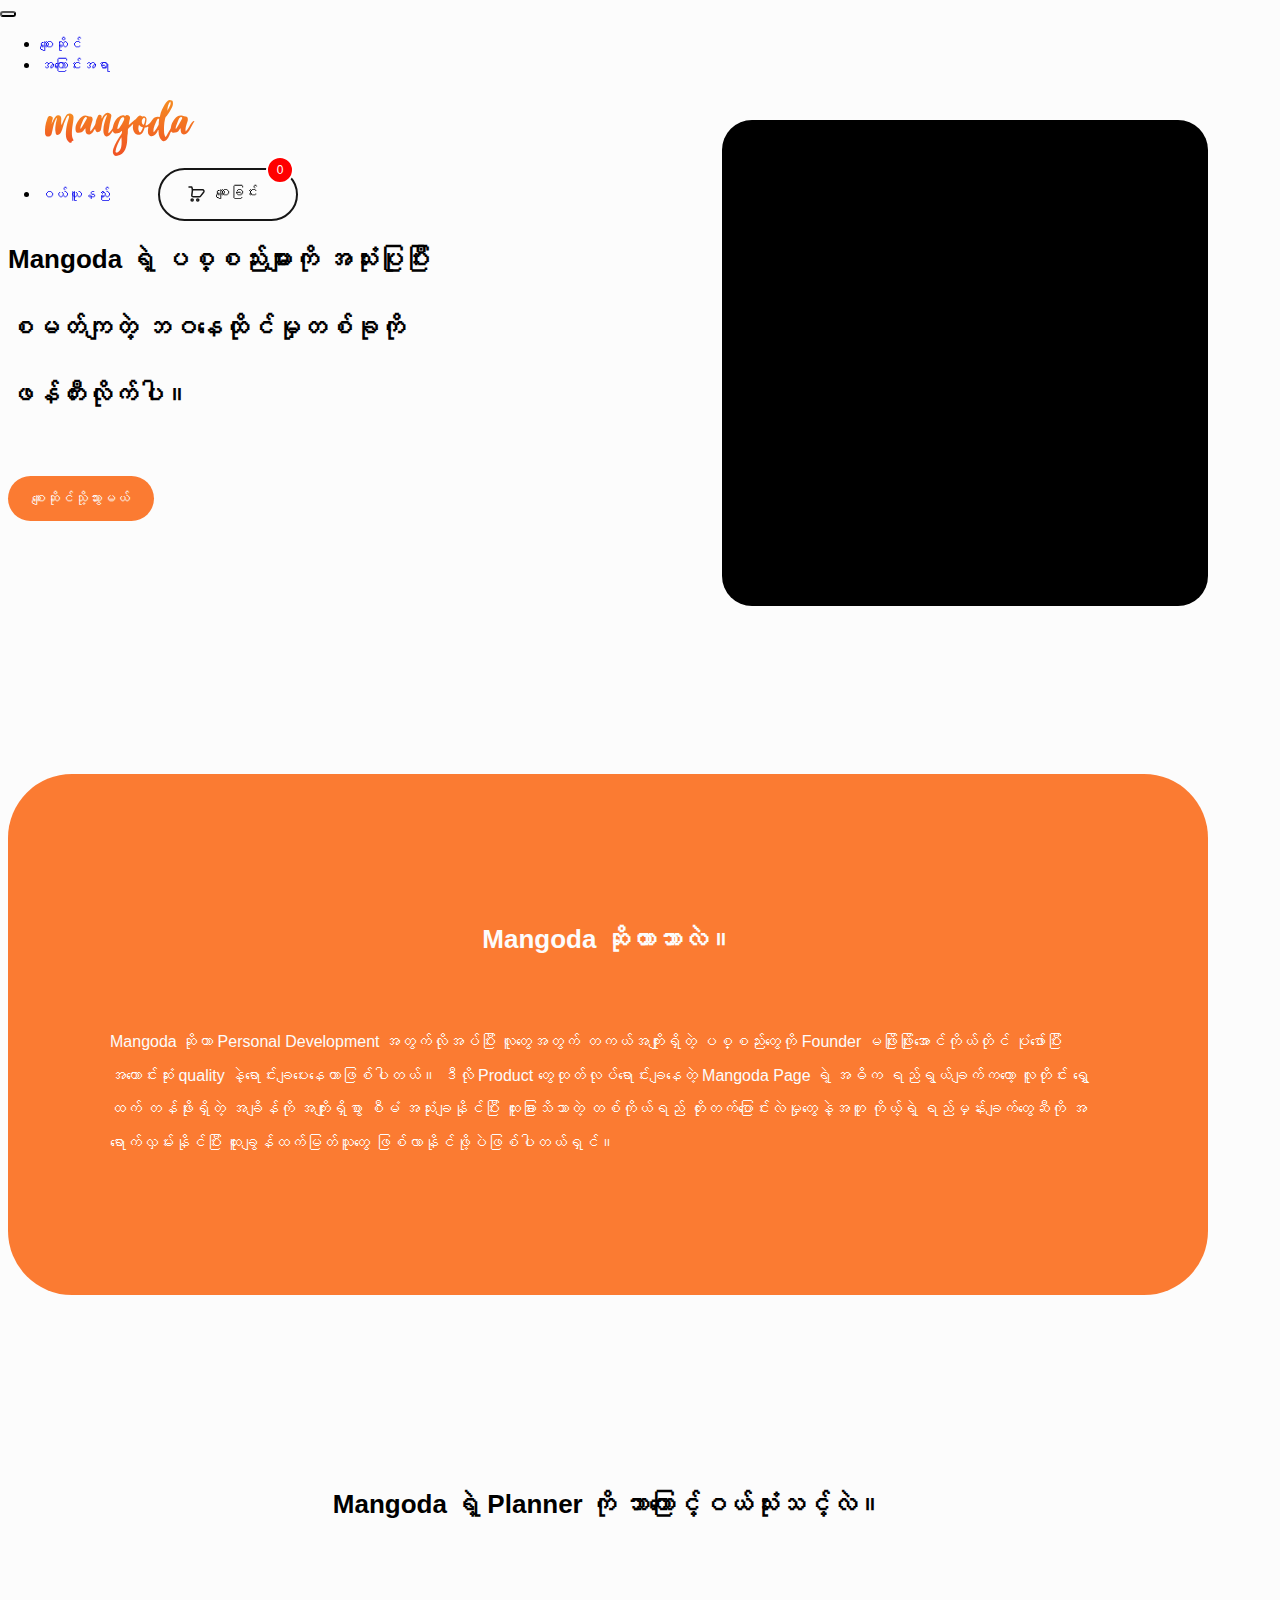
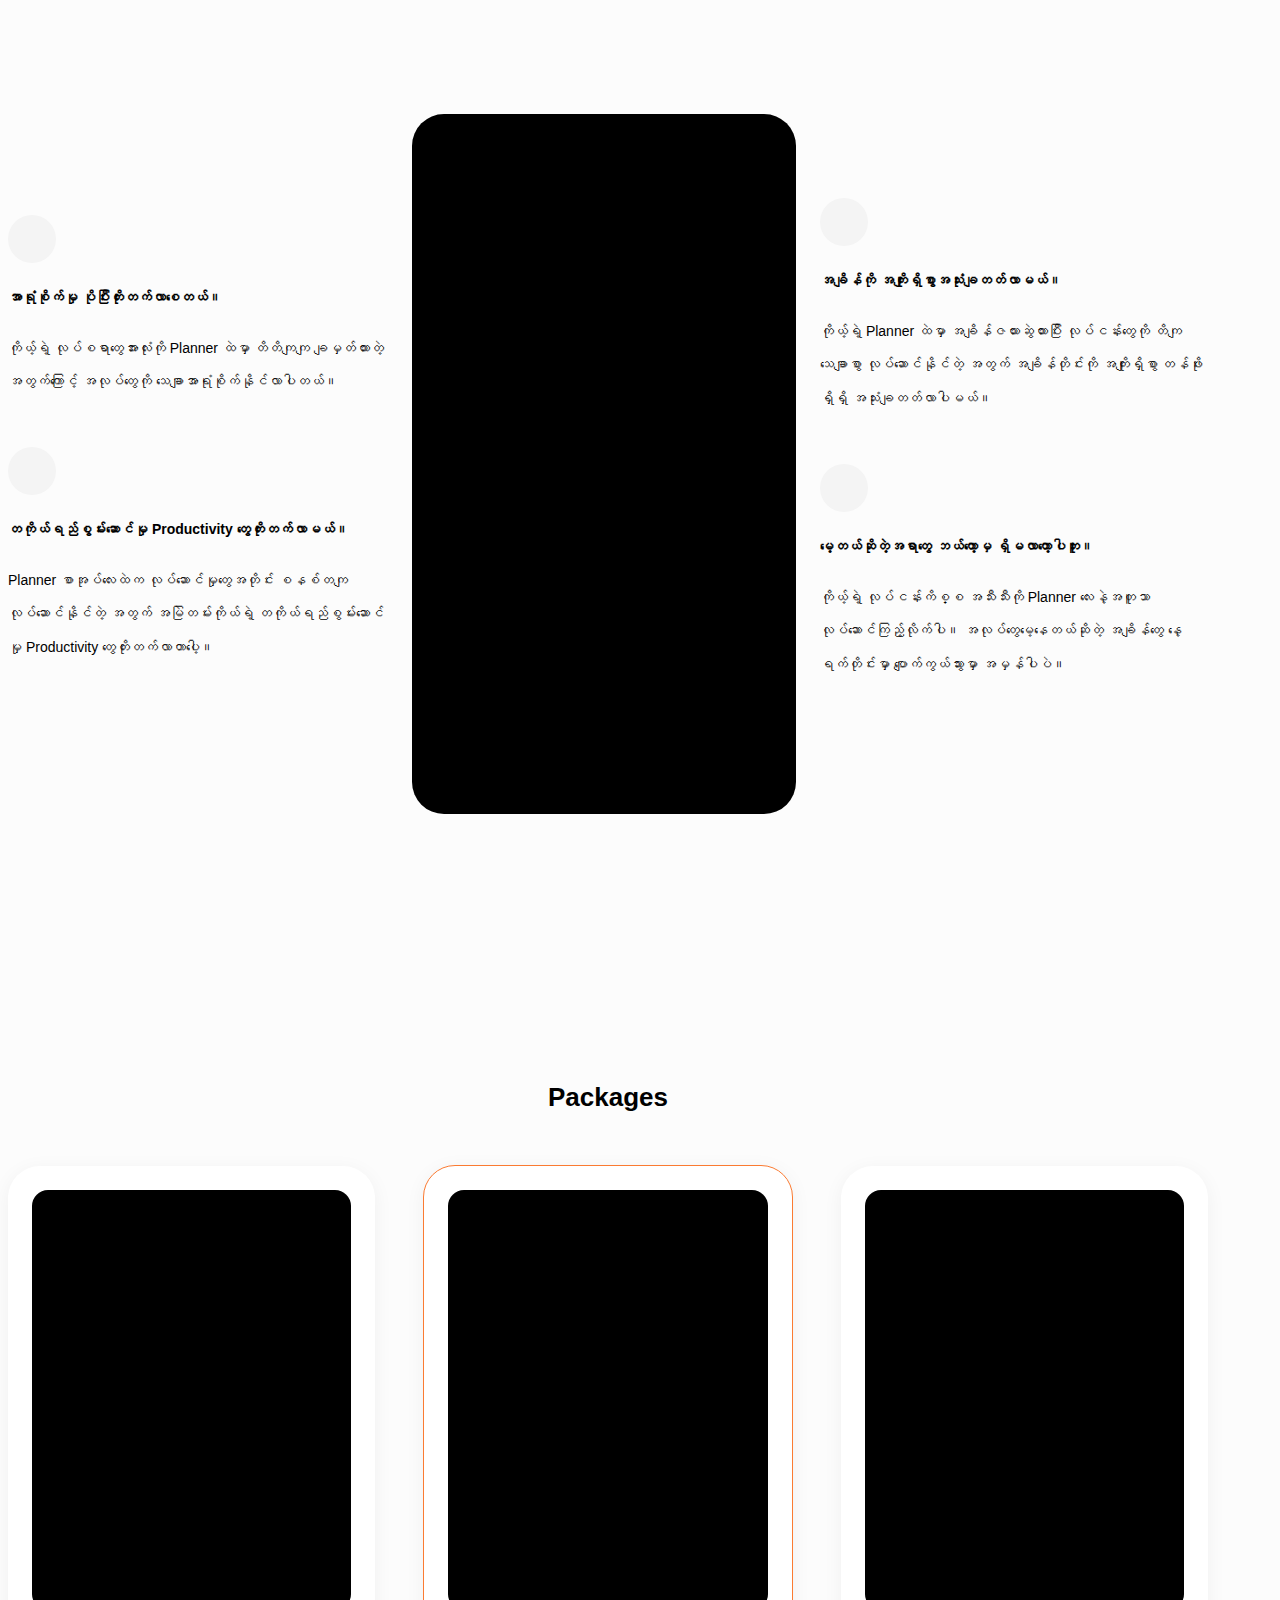
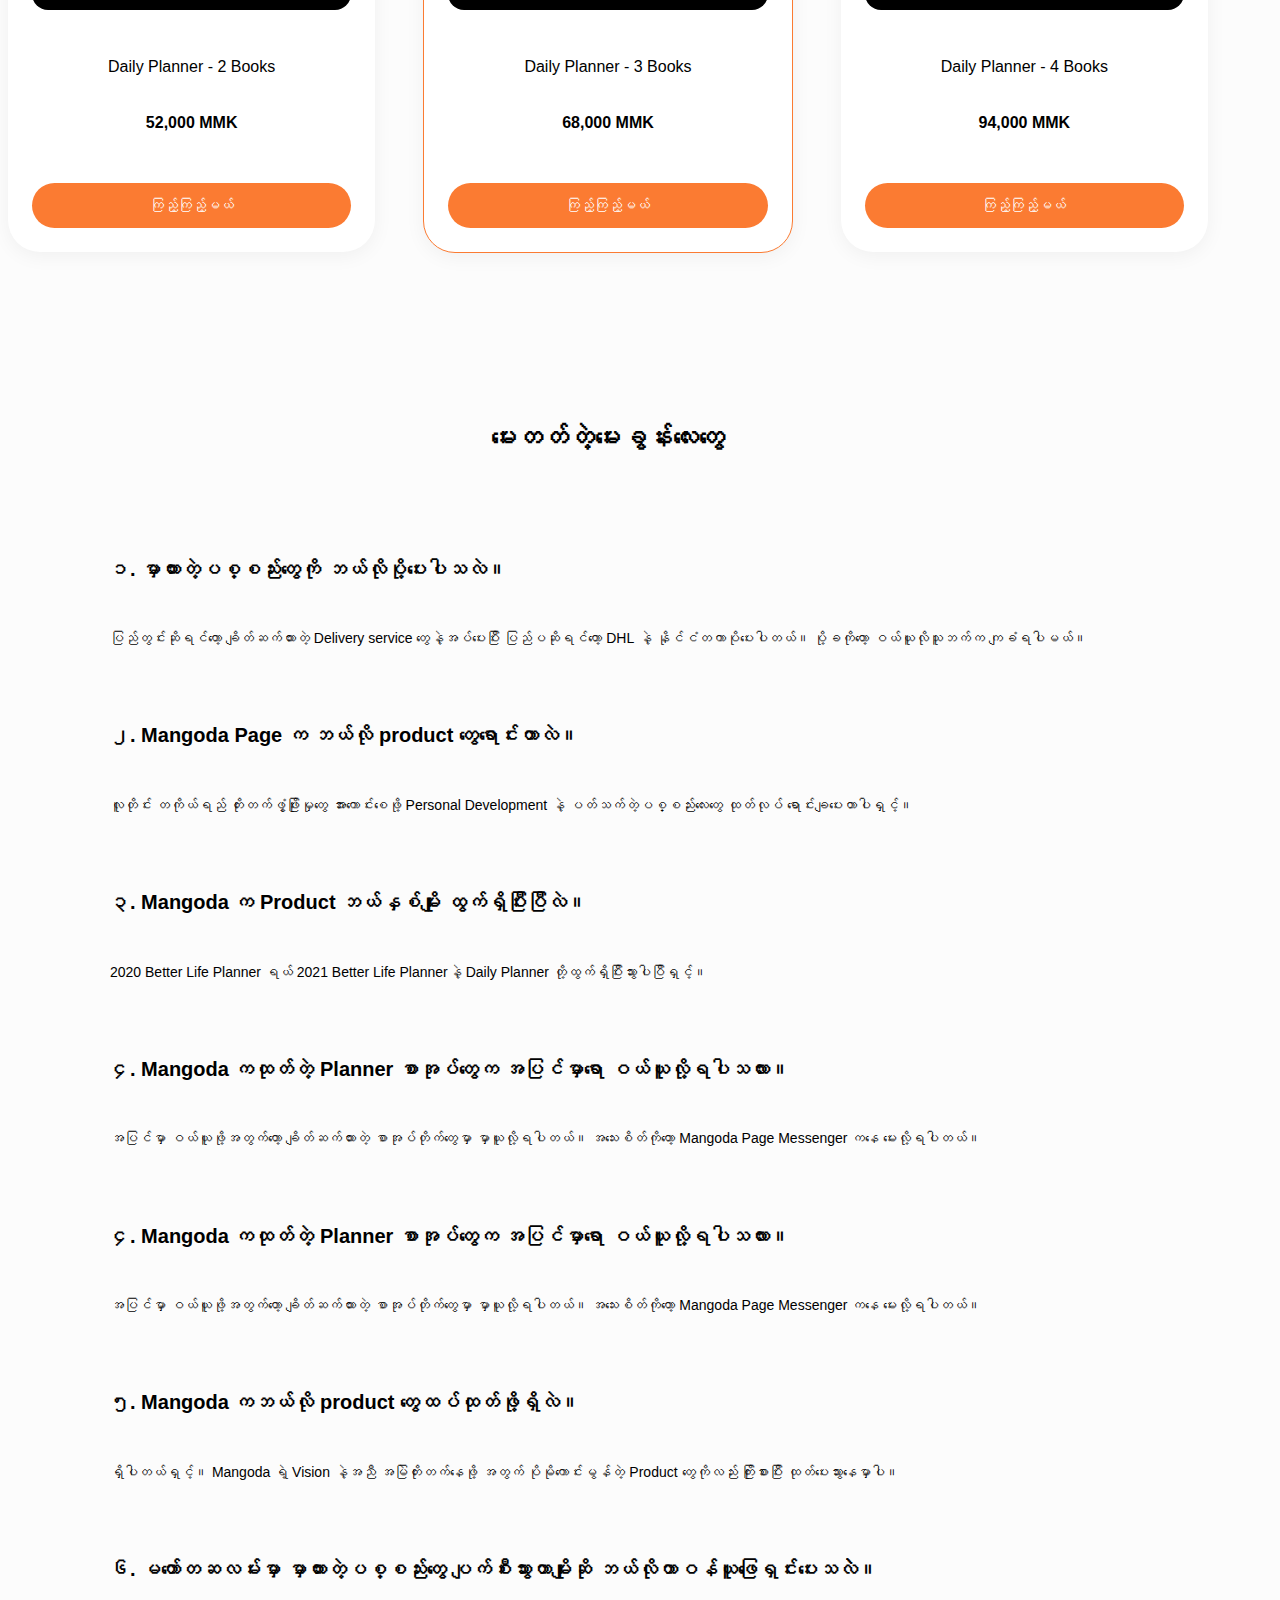
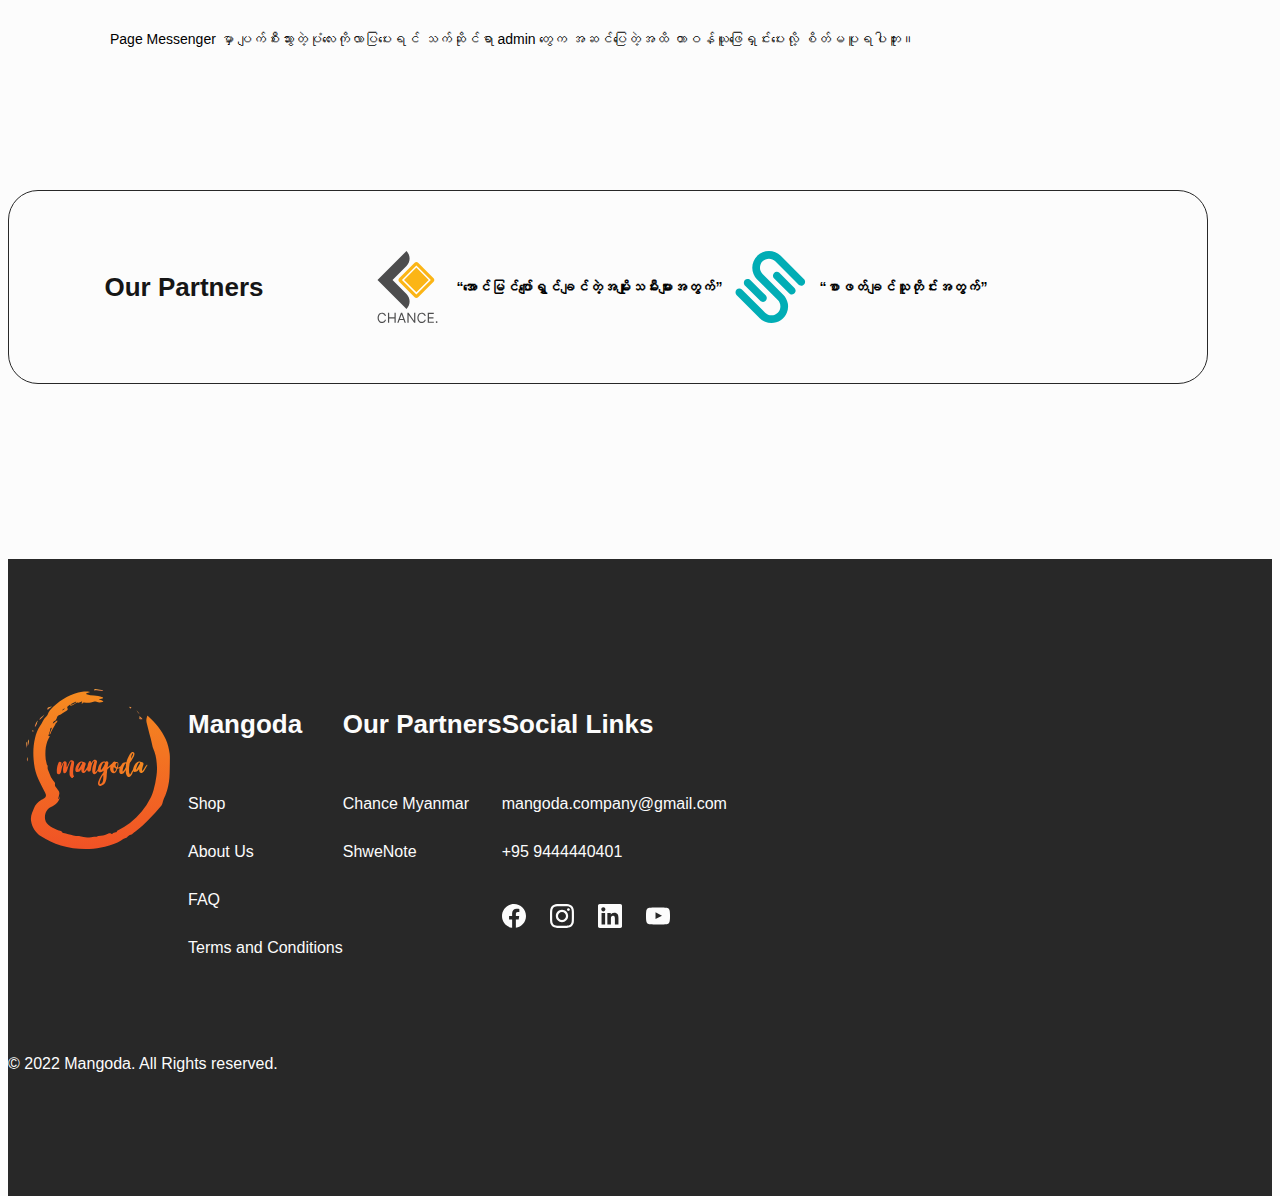
<file: index.html>
<!DOCTYPE html>
<html lang="en">
<head>
    <meta charset="UTF-8">
    <meta http-equiv="X-UA-Compatible" content="IE=edge">
    <meta name="viewport" content="width=device-width, initial-scale=1.0">
    <title>Mangoda</title>
    <link rel="stylesheet" href="./css/base.css">
    <link href="https://cdn.jsdelivr.net/npm/bootstrap@5.0.2/dist/css/bootstrap.min.css" rel="stylesheet" integrity="sha384-EVSTQN3/azprG1Anm3QDgpJLIm9Nao0Yz1ztcQTwFspd3yD65VohhpuuCOmLASjC" crossorigin="anonymous">
    <link rel="apple-touch-icon" sizes="180x180" href="./img/favicon/apple-touch-icon.png">
    <link rel="icon" type="image/png" sizes="32x32" href="./img/favicon/favicon-32x32.png">
    <link rel="icon" type="image/png" sizes="16x16" href="./img/favicon/favicon-16x16.png">
</head>
<body>
    <!--Navigation Section-->
    <div class="container">
        <nav class="navbar navbar-expand-lg navbar-light ">
            <div class="container-fluid">
                <button class="navbar-toggler" type="button" data-bs-toggle="collapse" data-bs-target="#navbarSupportedContent" aria-controls="navbarSupportedContent" aria-expanded="false" aria-label="Toggle navigation">
                    <span class="navbar-toggler-icon"></span>
                </button>
                <div class="left">
                    <div class="collapse navbar-collapse" id="navbarSupportedContent">
                        <ul class="navbar-nav me-auto mb-2 mb-lg-0">
                            <li class="nav-item">
                                <a  class="nav-link  mm-txt" href="./shop.html">စျေးဆိုင်</a>
                            </li>
                            <li class="nav-item">
                                <a class="nav-link mm-txt" href="./about.html">အကြောင်းအရာ</a>
                            </li>
                        </ul>
                    </div>
                </div>
                <a class="navbar-brand" href="./index.html">  <img src="./img/logos/logo.svg" alt="logo"></a>

                <div class="right">
                    <div class="d-flex">
                        <ul class="navbar-nav me-auto mb-2 mb-lg-0">
                            <li class="nav-item"> 
                                <a class="nav-link  mm-txt"  href="./howtopay.html">ဝယ်ယူနည်း</a>
                            </li>
                        </ul>
                        <button class="outline" style="position:relative !important;"><img src="./img/icons/cart.svg" alt="icon">စျေးခြင်း
                             <span class="totals" style="font-family:'Notosans',sans-serif !important ;">0</span>
                        </button>
                    </div>
                </div>
            </div>
        </nav>
    </div>

    <!--Planner Hero Section-->
    <div class="container">
        <div class="hero">
            <div class="headline">
                <h2 style="line-height:67.2px !important;">Mangoda ရဲ့ ပစ္စည်းများကို အသုံးပြုပြီး <br>
                    စမတ်ကျတဲ့ ဘဝနေထိုင်မှုတစ်ခုကို<br> ဖန်တီးလိုက်ပါ။</h3>
                <a href="./shop.html">  <button class="fill">စျေးဆိုင်သို့သွားမယ်</button></a>
            </div>
            <div class="hero-image">
            </div>
        </div>
    </div>        

    <!-- What is Mangoda Section-->
    <div class="container">
        <div class="whatis-mangoda">
            <h3>Mangoda ဆိုတာဘာလဲ။</h3>
            <p class="mm-txt white medium" style="font-size:16px !important;">
                Mangoda ဆိုတာ Personal Development အတွက်လိုအပ်ပြီး လူတွေအတွက် တကယ်အကျိုးရှိတဲ့ ပစ္စည်းတွေကို
                 Founder မဖြိုးဖြိုးအောင်ကိုယ်တိုင် ပုံဖော်ပြီး အကောင်းဆုံး quality နဲ့ရောင်းချပေးနေတာဖြစ်ပါတယ်။ 
                 ဒီလို Product တွေထုတ်လုပ်ရောင်းချနေတဲ့ Mangoda Page ရဲ့ အဓိက ရည်ရွယ်ချက်ကတော့ လူတိုင်း
                  ရွှေထက် တန်ဖိုးရှိတဲ့ အချိန်ကို အကျိုးရှိစွာ စီမံ အသုံးချနိုင်ပြီး ထူးခြားသိသာတဲ့ တစ်ကိုယ်ရည် တိုးတက်ပြောင်းလဲမှုတွေနဲ့အတူ
                 ကိုယ့်ရဲ့ ရည်မှန်းချက်တွေဆီကို အရောက်လှမ်းနိုင်ပြီး ထူးချွန်ထက်မြတ်သူတွေ ဖြစ်လာနိုင်ဖို့ပဲဖြစ်ပါတယ်ရှင်။
            </p>
        </div>
    </div>

    <!--Why choose Mangoda ? Section-->
    <div class="container">
        <div class="why">
            <h2 class="center">Mangoda ရဲ့ Planner ကို ဘာကြောင့်ဝယ်သုံးသင့်လဲ။</h3>
            <div class="benefits">
                <div class="benefit">
                    <div class="benefit-one">
                        <div class="icon"></div>
                        <h4 class="mm-txt bold">အာရုံစိုက်မှု ပိုပြီးတိုးတက်လာစေတယ်။</h4>
                        <p class="mm-txt medium">ကိုယ့်ရဲ့ လုပ်စရာတွေအားလုံးကို Planner ထဲမှာ တိတိကျကျ ချမှတ်ထားတဲ့ အတွက်ကြောင့် အလုပ်တွေကို သေချာအာရုံစိုက်နိုင်လာပါတယ်။</p>    
                    </div>
                    <div class="benefit-two">
                        <div class="icon"></div>
                        <h4 class="mm-txt bold">တကိုယ်ရည်စွမ်းဆောင်မှု Productivity တွေတိုးတက်လာမယ်။</h4>
                        <p class="mm-txt medium">Planner စာအုပ်လေးထဲက လုပ်ဆောင်မှုတွေအတိုင်း စနစ်တကျလုပ်ဆောင်နိုင်တဲ့ အတွက် အမြဲတမ်းကိုယ်ရဲ့ တကိုယ်ရည်စွမ်းဆောင်မှု Productivity တွေတိုးတက်လာတာပေါ့။</p>    
                    </div>
                </div>
                <div class="hero">
                    <div class="planner-hero"></div>
                </div>
                <div class="benefit">
                    <div class="benefit-three">
                        <div class="icon"></div>
                        <h4 class="mm-txt bold">အချိန်ကို အကျိုးရှိစွာအသုံးချတတ်လာမယ်။</h4>
                        <p class="mm-txt medium">ကိုယ့်ရဲ့ Planner ထဲမှာ အချိန်ဇယားဆွဲထားပြီး လုပ်ငန်းတွေကို တိကျသေချာစွာ လုပ်ဆောင်နိုင်တဲ့ အတွက် အချိန်တိုင်းကို အကျိုးရှိစွာ တန်ဖိုးရှိရှိ အသုံးချတတ်လာပါမယ်။</p>    
                    </div>
                    <div class="benefit-four">
                        <div class="icon"></div>
                        <h4 class="mm-txt bold">မေ့တယ်ဆိုတဲ့အရာတွေ ဘယ်တော့မှ ရှိမလာတော့ပါဘူး။</h4>
                        <p class="mm-txt medium">ကိုယ့်ရဲ့ လုပ်ငန်းကိစ္စ အသီးသီးကို Planner လေးနဲ့အတူသာ လုပ်ဆောင်ကြည့်လိုက်ပါ။ အလုပ်တွေမေ့နေတယ်ဆိုတဲ့ အချိန်တွေ နေ့ရက်တိုင်းမှာ ပျောက်ကွယ်သွားမှာ အမှန်ပါပဲ။</p>    
                    </div>
                </div>
            </div>   
        </div>
    </div>

    <!-- Daily Planner Packages Section-->
    <div class="container">
        <div class="packages">
            <h2 class="center" style="font-family: 'Poppins',sans-serif !important;">Packages</h2>
            <div class="products">
                <div class="product-card">
                    <div class="img"></div>
                    <h4 class="eng-txt medium">Daily Planner - 2 Books</h3>
                    <p class="eng-txt bold">52,000 MMK</p>
                    <button class="fill fullwidth" >
                        <a href="./productdetails.html" class="fullwidth">ကြည့်ကြည့်မယ်</a>
                    </button>
                </div>
                <div class="product-card active">
                    <div class="img"></div>
                    <h4 class="eng-txt medium">Daily Planner - 3 Books</h3>
                    <p class="eng-txt  bold">68,000 MMK</p>
                    <button class="fill fullwidth" >
                        <a href="./productdetails.html" class="fullwidth">ကြည့်ကြည့်မယ်</a>
                    </button>
                </div>
                <div class="product-card">
                    <div class="img"></div>
                    <h4 class="eng-txt medium">Daily Planner - 4 Books</h3>
                    <p class="eng-txt  bold">94,000 MMK</p>
                    <button class="fill fullwidth" >
                        <a href="./productdetails.html" class="fullwidth">ကြည့်ကြည့်မယ်</a>
                    </button>
                </div>
            </div>
        </div>
    </div>

    <!-- What is FAQ Section-->
    <div class="container">
        <div class="FAQ">
            <h2 class="center">မေးတတ်တဲ့မေးခွန်းလေးတွေ</h3>
            <div class="questions">
                <div class="question">
                    <h4 class="mm-txt bold">၁. မှာထားတဲ့ပစ္စည်းတွေကို ဘယ်လိုပို့ပေးပါသလဲ။</h3>
                    <p class="mm-txt medium">ပြည်တွင်းဆိုရင်တော့ ချိတ်ဆက်ထားတဲ့ Delivery service တွေနဲ့အပ်ပေးပြီး ပြည်ပဆိုရင်တော့ DHL နဲ့ နိုင်ငံတကာပိုပေးပါတယ်။
                         ပို့ခကိုတော့ ဝယ်ယူလိုသူဘက်က ကျခံရပါမယ်။</p>
                </div>
                <div class="question">
                    <h4 class="mm-txt bold">၂. Mangoda Page က ဘယ်လို product တွေရောင်းတာလဲ။</h3>
                    <p class="mm-txt medium">လူတိုင်း တကိုယ်ရည် တိုးတက်ဖွံ့ဖြိုးမှုတွေ အားကောင်းစေဖို့ Personal Development နဲ့ ပတ်သက်တဲ့ပစ္စည်းလေးတွေ 
                        ထုတ်လုပ် ရောင်းချပေးတာပါရှင့်။</p>
                </div>
                <div class="question">
                    <h4 class="mm-txt bold">၃. Mangoda က Product ဘယ်နှစ်မျိုး ထွက်ရှိပြီးပြီလဲ။</h3>
                    <p class="mm-txt medium">2020 Better Life Planner ရယ် 2021 Better Life Plannerနဲ့ Daily Planner တို့ထွက်ရှိပြီးသွားပါပြီရှင့်။</p>
                </div>
                <div class="question">
                    <h4 class="mm-txt bold"> ၄. Mangoda ကထုတ်တဲ့ Planner စာအုပ်တွေက အပြင်မှာရော ဝယ်ယူလို့ရပါသလား။</h3>
                    <p class="mm-txt medium">အပြင်မှာ ဝယ်ယူဖို့အတွက်တော့ ချိတ်ဆက်ထားတဲ့ စာအုပ်တိုက်တွေမှာ မှာယူလို့ရပါတယ်။ အသေးစိတ်ကိုတော့
                         Mangoda Page Messenger ကနေ မေးလို့ရပါတယ်။</p>
                </div>
                <div class="question">
                    <h4 class="mm-txt bold"> ၄. Mangoda ကထုတ်တဲ့ Planner စာအုပ်တွေက အပြင်မှာရော ဝယ်ယူလို့ရပါသလား။</h3>
                    <p class="mm-txt medium">အပြင်မှာ ဝယ်ယူဖို့အတွက်တော့ ချိတ်ဆက်ထားတဲ့ စာအုပ်တိုက်တွေမှာ မှာယူလို့ရပါတယ်။ အသေးစိတ်ကိုတော့
                         Mangoda Page Messenger ကနေ မေးလို့ရပါတယ်။</p>
                </div>
                <div class="question">
                    <h4 class="mm-txt bold"> ၅. Mangoda ကဘယ်လို product တွေထပ်ထုတ်ဖို့ရှိလဲ။</h3>
                    <p class="mm-txt medium">ရှိပါတယ်ရှင့်။ Mangoda ရဲ့ Vision နဲ့အညီ အမြဲတိုးတက်နေဖို့ အတွက် ပိုမိုကောင်းမွန်တဲ့ Product တွေကိုလည်း ကြိုးစားပြီး ထုတ်ပေးသွားနေမှာပါ။</p>
                </div>
                <div class="question">
                    <h4 class="mm-txt bold">၆. မတော်တဆလမ်းမှာ မှာထားတဲ့ပစ္စည်းတွေ ပျက်စီးသွားတာမျိုးဆို ဘယ်လိုတာဝန်ယူဖြေရှင်းပေးသလဲဲ။</h3>
                    <p class="mm-txt medium">Page Messenger မှာ ပျက်စီးသွားတဲ့ပုံလေးကိုလာပြပေးရင် သက်ဆိုင်ရာ admin တွေက အဆင်ပြေတဲ့အထိ တာဝန်ယူဖြေရှင်းပေးလို့ စိတ်မပူရပါဘူး။</p>
                </div>
            </div>
        </div>
    </div>

    <!--Partner Section-->
    <div class="container">
        <div class="partner-links">
            <h3 class="eng-txt black">Our Partners</h3>
            <div class="partners">
                <div class="partner-slang">
                    <img src="./img/logos/Chance.svg" alt="logo">
                    <p class="mm-txt bold">“အောင်မြင်ပျော်ရွှင်ချင်တဲ့အမျိုးသမီးများအတွက်”</p>
                </div>
                <div  class="partner-slang">
                    <img src="./img/logos/ShweNote.svg" alt="logo">
                    <p class="mm-txt bold">“စာဖတ်ချင်သူတိုင်းအတွက်”</p>
                </div>
            </div>
        </div>
    </div>
   
   <!--Footer Section-->
   <footer>
    <div class="container">
        <div class="footer-contents">
            <div class="footer-links col-md-3">
                <img src="./img/logos/long-logo.svg" alt="logo">
            </div>
            <div class="footer-links col-md-3">
                <h3>Mangoda</h3>
                <ul class="list-unstyled links">
                    <li>
                        <a class="eng-txt white" href="./shop.html" >Shop</a>
                    </li>
                    <li>
                        <a class="eng-txt white" href="./about.html">About Us</a>
                    </li>
                    <li>
                        <a class="eng-txt white" href="">FAQ</a>
                    </li>
                    <li>
                        <a class="eng-txt white" href="./t&c.html">Terms and Conditions</a>
                    </li>
                </ul>
            </div>

            <div class="footer-links col-md-3">
                <h3>Our Partners</h3>
                <ul class="list-unstyled links">
                    <li>
                        <a class="eng-txt white" href="https://chancemyanmar.app/" target="_blank">Chance Myanmar</a>
                    </li>
                    <li>
                        <a class="eng-txt white" href="https://www.shwenoteapp.com/" target="_blank">ShweNote</a>
                    </li>                     
                </ul>
            </div>

            <div class="footer-links col-md-3">
                <h3>Social Links</h3>
                <ul class="list-unstyled links">
                    <li>
                        <a class="eng-txt white" href="">mangoda.company@gmail.com</a>
                    </li>
                    <li>
                        <a class="eng-txt white" href="">+95 9444440401</a>
                    </li>
                </ul>
                <div class="social-medias">
                    <ul class="list-unstyled social-links">
                        <li>
                            <a href="">     
                                <img src="./img/icons/Facebook.svg" alt="Facebook">
                            </a>
                        </li>
                        <li>
                            <a href="">     
                                <img src="./img/icons/Instagram.svg" alt="Instagram">
                            </a>
                        </li>
                        <li>
                            <a href="">     
                                <img src="./img/icons/LinkedIn.svg" alt="LinkedIn">
                            </a>
                        </li>
                        <li>
                            <a href="">     
                                <img src="./img/icons/YouTube.svg" alt="YouTube">
                            </a>
                        </li>
                    </ul>
                </div>
            </div>     
         
        </div>
        <div class="copyright eng-txt white" >
            © 2022 Mangoda. All Rights reserved.
        </div>
    </div>
</footer>
<script src="https://cdn.jsdelivr.net/npm/@popperjs/core@2.11.6/dist/umd/popper.min.js" integrity="sha384-oBqDVmMz9ATKxIep9tiCxS/Z9fNfEXiDAYTujMAeBAsjFuCZSmKbSSUnQlmh/jp3" crossorigin="anonymous"></script>
<script src="https://cdn.jsdelivr.net/npm/bootstrap@5.2.3/dist/js/bootstrap.min.js" integrity="sha384-cuYeSxntonz0PPNlHhBs68uyIAVpIIOZZ5JqeqvYYIcEL727kskC66kF92t6Xl2V" crossorigin="anonymous"></script>
<script src="https://cdn.jsdelivr.net/npm/bootstrap@5.2.3/dist/js/bootstrap.bundle.min.js" integrity="sha384-kenU1KFdBIe4zVF0s0G1M5b4hcpxyD9F7jL+jjXkk+Q2h455rYXK/7HAuoJl+0I4" crossorigin="anonymous"></script>
</body>
</body>
</html>
</file>
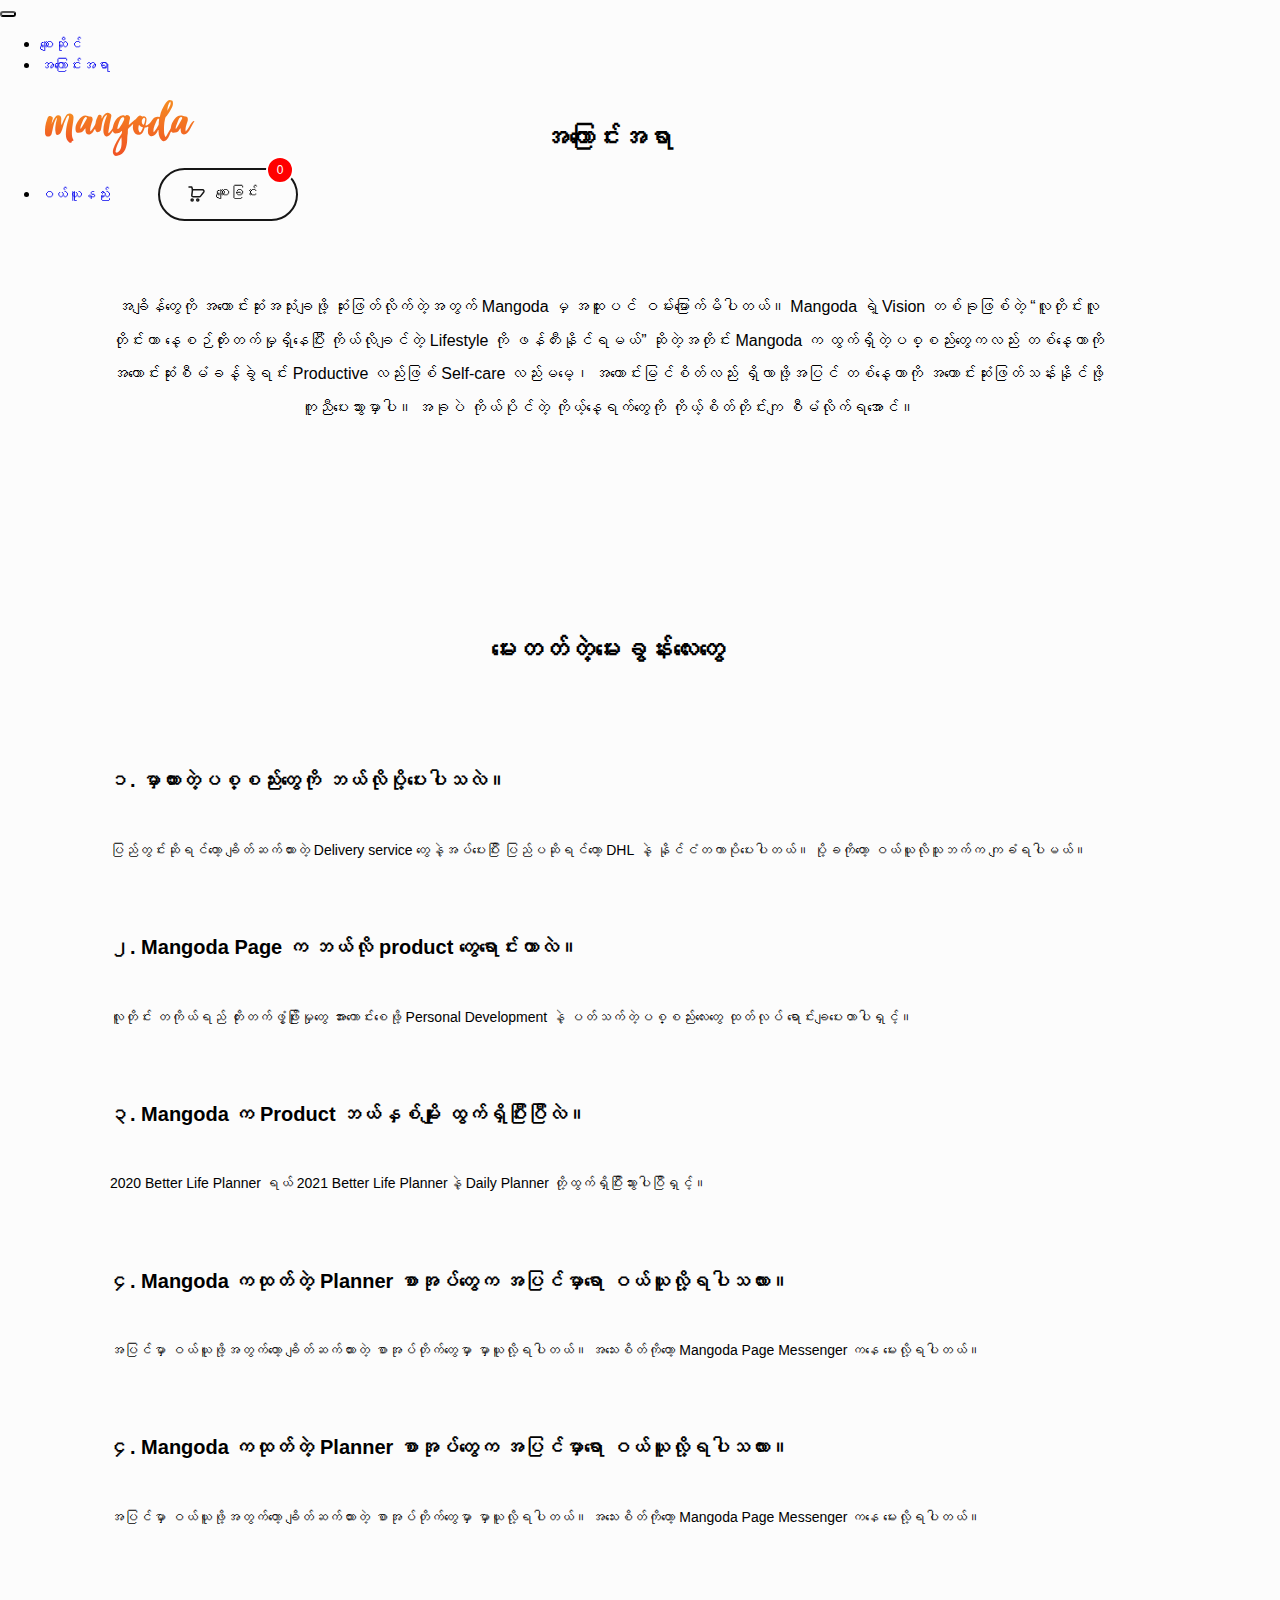
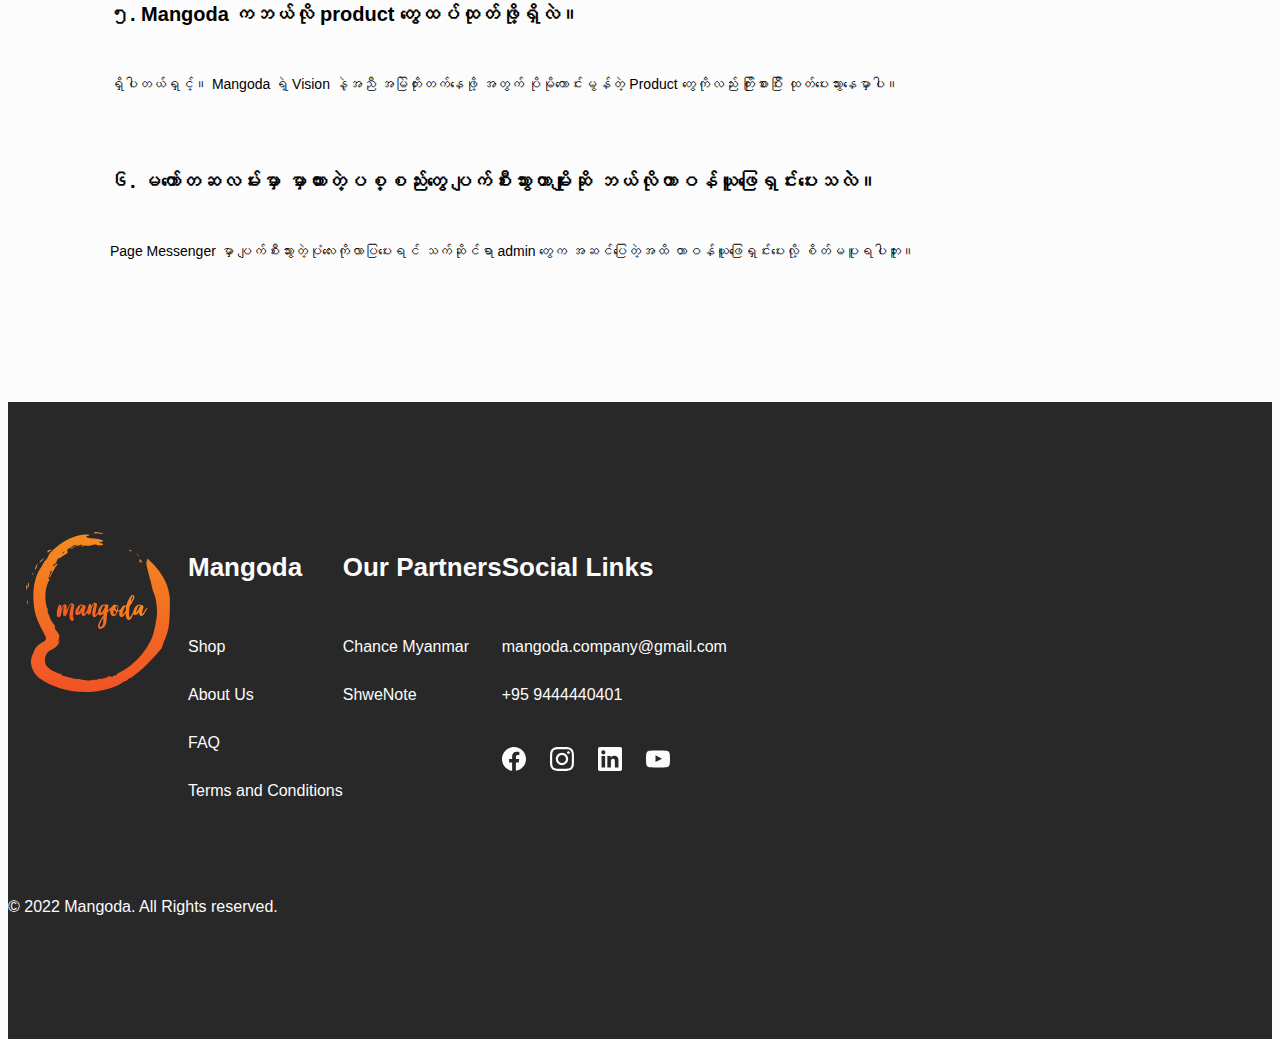
<file: about.html>
<!DOCTYPE html>
<html lang="en">
<head>
    <meta charset="UTF-8">
    <meta http-equiv="X-UA-Compatible" content="IE=edge">
    <meta name="viewport" content="width=device-width, initial-scale=1.0">
    <title>Mangoda</title>
    <link rel="stylesheet" href="./css/base.css">
    <link rel="stylesheet" href="./css/about.css">
    <link rel="apple-touch-icon" sizes="180x180" href="./img/favicon/apple-touch-icon.png">
    <link rel="icon" type="image/png" sizes="32x32" href="./img/favicon/favicon-32x32.png">
    <link rel="icon" type="image/png" sizes="16x16" href="./img/favicon/favicon-16x16.png">
    <link href="https://cdn.jsdelivr.net/npm/bootstrap@5.0.2/dist/css/bootstrap.min.css" rel="stylesheet" integrity="sha384-EVSTQN3/azprG1Anm3QDgpJLIm9Nao0Yz1ztcQTwFspd3yD65VohhpuuCOmLASjC" crossorigin="anonymous">
</head>
<body>
    <!--Navigation Section-->
    <div class="container">
        <nav class="navbar navbar-expand-lg navbar-light ">
            <div class="container-fluid">
                <button class="navbar-toggler" type="button" data-bs-toggle="collapse" data-bs-target="#navbarSupportedContent" aria-controls="navbarSupportedContent" aria-expanded="false" aria-label="Toggle navigation">
                    <span class="navbar-toggler-icon"></span>
                </button>
                <div class="left">
                    <div class="collapse navbar-collapse" id="navbarSupportedContent">
                        <ul class="navbar-nav me-auto mb-2 mb-lg-0">
                            <li class="nav-item">
                                <a  class="nav-link  mm-txt" aria-current="page" href="./shop.html">စျေးဆိုင်</a>
                            </li>
                            <li class="nav-item">
                                <a class="nav-link mm-txt" href="./about.html">အကြောင်းအရာ</a>
                            </li>

                        </ul>
                    </div>
                </div>
                <a class="navbar-brand" href="./index.html">  <img src="./img/logos/logo.svg" alt="logo"></a>
            
                <div class="right">
                    <div class="d-flex">
                        <ul class="navbar-nav me-auto mb-2 mb-lg-0">
                            <li class="nav-item"> 
                                <a class="nav-link  mm-txt"  href="./howtopay.html">ဝယ်ယူနည်း</a>
                            </li>
                        </ul>
                        <button class="outline" style="position:relative !important;"><img src="./img/icons/cart.svg" alt="icon">စျေးခြင်း
                             <span class="totals" style="font-family:'Notosans',sans-serif !important ;">0</span>
                        </button>
                    </div>
                </div>
            </div>
        </nav>
    </div>

    <!--About Section-->
    <div class="container">
        <div class="About">
            <h2 class="center">အကြောင်းအရာ</h2>
                <div class="about-description">
                    <p class="mm-txt medium center">အချိန်တွေကို အကောင်းဆုံးအသုံးချဖို့ ဆုံးဖြတ်လိုက်တဲ့အတွက် Mangoda မှ အထူးပင် ဝမ်းမြောက်မိပါတယ်။
                        Mangoda ရဲ့ Vision တစ်ခုဖြစ်တဲ့ “လူတိုင်းလူတိုင်းဟာ နေ့စဉ်တိုးတက်မှုရှိနေပြီး ကိုယ်လိုချင်တဲ့ Lifestyle ကို ဖန်တီးနိုင်ရမယ်” ဆိုတဲ့အတိုင်း
                         Mangoda က ထွက်ရှိတဲ့ပစ္စည်းတွေကလည်း တစ်နေ့တာကို အကောင်းဆုံးစီမံခန့်ခွဲရင်း Productive လည်းဖြစ် Self-care လည်းမမေ့၊ အကောင်းမြင်စိတ်လည်း 
                         ရှိလာဖို့အပြင် တစ်နေ့တာကို အကောင်းဆုံးဖြတ်သန်းနိုင်ဖို့ ကူညီပေးသွားမှာပါ။
                        အခုပဲ ကိုယ်ပိုင်တဲ့ ကိုယ့်နေ့ရက်တွေကို ကိုယ့်စိတ်တိုင်းကျ စီမံလိုက်ရအောင်။
                   </p>
                </div>
        </div>
    </div>

    <!-- What is FAQ Section-->
    <div class="container">
        <div class="FAQ">
            <h2 class="center">မေးတတ်တဲ့မေးခွန်းလေးတွေ</h3>
            <div class="questions">
                <div class="question">
                    <h4 class="mm-txt bold">၁. မှာထားတဲ့ပစ္စည်းတွေကို ဘယ်လိုပို့ပေးပါသလဲ။</h3>
                    <p class="mm-txt medium">ပြည်တွင်းဆိုရင်တော့ ချိတ်ဆက်ထားတဲ့ Delivery service တွေနဲ့အပ်ပေးပြီး ပြည်ပဆိုရင်တော့ DHL နဲ့ နိုင်ငံတကာပိုပေးပါတယ်။
                         ပို့ခကိုတော့ ဝယ်ယူလိုသူဘက်က ကျခံရပါမယ်။</p>
                </div>
                <div class="question">
                    <h4 class="mm-txt bold">၂. Mangoda Page က ဘယ်လို product တွေရောင်းတာလဲ။</h3>
                    <p class="mm-txt medium">လူတိုင်း တကိုယ်ရည် တိုးတက်ဖွံ့ဖြိုးမှုတွေ အားကောင်းစေဖို့ Personal Development နဲ့ ပတ်သက်တဲ့ပစ္စည်းလေးတွေ 
                        ထုတ်လုပ် ရောင်းချပေးတာပါရှင့်။</p>
                </div>
                <div class="question">
                    <h4 class="mm-txt bold">၃. Mangoda က Product ဘယ်နှစ်မျိုး ထွက်ရှိပြီးပြီလဲ။</h3>
                    <p class="mm-txt medium">2020 Better Life Planner ရယ် 2021 Better Life Plannerနဲ့ Daily Planner တို့ထွက်ရှိပြီးသွားပါပြီရှင့်။</p>
                </div>
                <div class="question">
                    <h4 class="mm-txt bold"> ၄. Mangoda ကထုတ်တဲ့ Planner စာအုပ်တွေက အပြင်မှာရော ဝယ်ယူလို့ရပါသလား။</h3>
                    <p class="mm-txt medium">အပြင်မှာ ဝယ်ယူဖို့အတွက်တော့ ချိတ်ဆက်ထားတဲ့ စာအုပ်တိုက်တွေမှာ မှာယူလို့ရပါတယ်။ အသေးစိတ်ကိုတော့
                         Mangoda Page Messenger ကနေ မေးလို့ရပါတယ်။</p>
                </div>
                <div class="question">
                    <h4 class="mm-txt bold"> ၄. Mangoda ကထုတ်တဲ့ Planner စာအုပ်တွေက အပြင်မှာရော ဝယ်ယူလို့ရပါသလား။</h3>
                    <p class="mm-txt medium">အပြင်မှာ ဝယ်ယူဖို့အတွက်တော့ ချိတ်ဆက်ထားတဲ့ စာအုပ်တိုက်တွေမှာ မှာယူလို့ရပါတယ်။ အသေးစိတ်ကိုတော့
                         Mangoda Page Messenger ကနေ မေးလို့ရပါတယ်။</p>
                </div>
                <div class="question">
                    <h4 class="mm-txt bold"> ၅. Mangoda ကဘယ်လို product တွေထပ်ထုတ်ဖို့ရှိလဲ။</h3>
                    <p class="mm-txt medium">ရှိပါတယ်ရှင့်။ Mangoda ရဲ့ Vision နဲ့အညီ အမြဲတိုးတက်နေဖို့ အတွက် ပိုမိုကောင်းမွန်တဲ့ Product တွေကိုလည်း ကြိုးစားပြီး ထုတ်ပေးသွားနေမှာပါ။</p>
                </div>
                <div class="question">
                    <h4 class="mm-txt bold">၆. မတော်တဆလမ်းမှာ မှာထားတဲ့ပစ္စည်းတွေ ပျက်စီးသွားတာမျိုးဆို ဘယ်လိုတာဝန်ယူဖြေရှင်းပေးသလဲဲ။</h3>
                    <p class="mm-txt medium">Page Messenger မှာ ပျက်စီးသွားတဲ့ပုံလေးကိုလာပြပေးရင် သက်ဆိုင်ရာ admin တွေက အဆင်ပြေတဲ့အထိ တာဝန်ယူဖြေရှင်းပေးလို့ စိတ်မပူရပါဘူး။</p>
                </div>
            </div>
        </div>
    </div>


   <!--Footer Section-->
   <footer>
    <div class="container">
        <div class="footer-contents">
            <div class="footer-links col-md-3">
                <img src="./img/logos/long-logo.svg" alt="logo">
            </div>
            <div class="footer-links col-md-3">
                <h3>Mangoda</h3>
                <ul class="list-unstyled links">
                    <li>
                        <a class="eng-txt white" href="./shop.html" >Shop</a>
                    </li>
                    <li>
                        <a class="eng-txt white" href="./about.html">About Us</a>
                    </li>
                    <li>
                        <a class="eng-txt white" href="">FAQ</a>
                    </li>
                    <li>
                        <a class="eng-txt white" href="./t&c.html">Terms and Conditions</a>
                    </li>
                </ul>
            </div>

            <div class="footer-links col-md-3">
                <h3>Our Partners</h3>
                <ul class="list-unstyled links">
                    <li>
                        <a class="eng-txt white" href="https://chancemyanmar.app/" target="_blank">Chance Myanmar</a>
                    </li>
                    <li>
                        <a class="eng-txt white" href="https://www.shwenoteapp.com/" target="_blank">ShweNote</a>
                    </li>                     
                </ul>
            </div>

            <div class="footer-links col-md-3">
                <h3>Social Links</h3>
                <ul class="list-unstyled links">
                    <li>
                        <a class="eng-txt white" href="">mangoda.company@gmail.com</a>
                    </li>
                    <li>
                        <a class="eng-txt white" href="">+95 9444440401</a>
                    </li>
                </ul>
                <div class="social-medias">
                    <ul class="list-unstyled social-links">
                        <li>
                            <a href="">     
                                <img src="./img/icons/Facebook.svg" alt="Facebook">
                            </a>
                        </li>
                        <li>
                            <a href="">     
                                <img src="./img/icons/Instagram.svg" alt="Instagram">
                            </a>
                        </li>
                        <li>
                            <a href="">     
                                <img src="./img/icons/LinkedIn.svg" alt="LinkedIn">
                            </a>
                        </li>
                        <li>
                            <a href="">     
                                <img src="./img/icons/YouTube.svg" alt="YouTube">
                            </a>
                        </li>
                    </ul>
                </div>
            </div>     
         
        </div>
        <div class="copyright eng-txt white" >
            © 2022 Mangoda. All Rights reserved.
        </div>
    </div>
</footer>
</body>
</html>
</file>
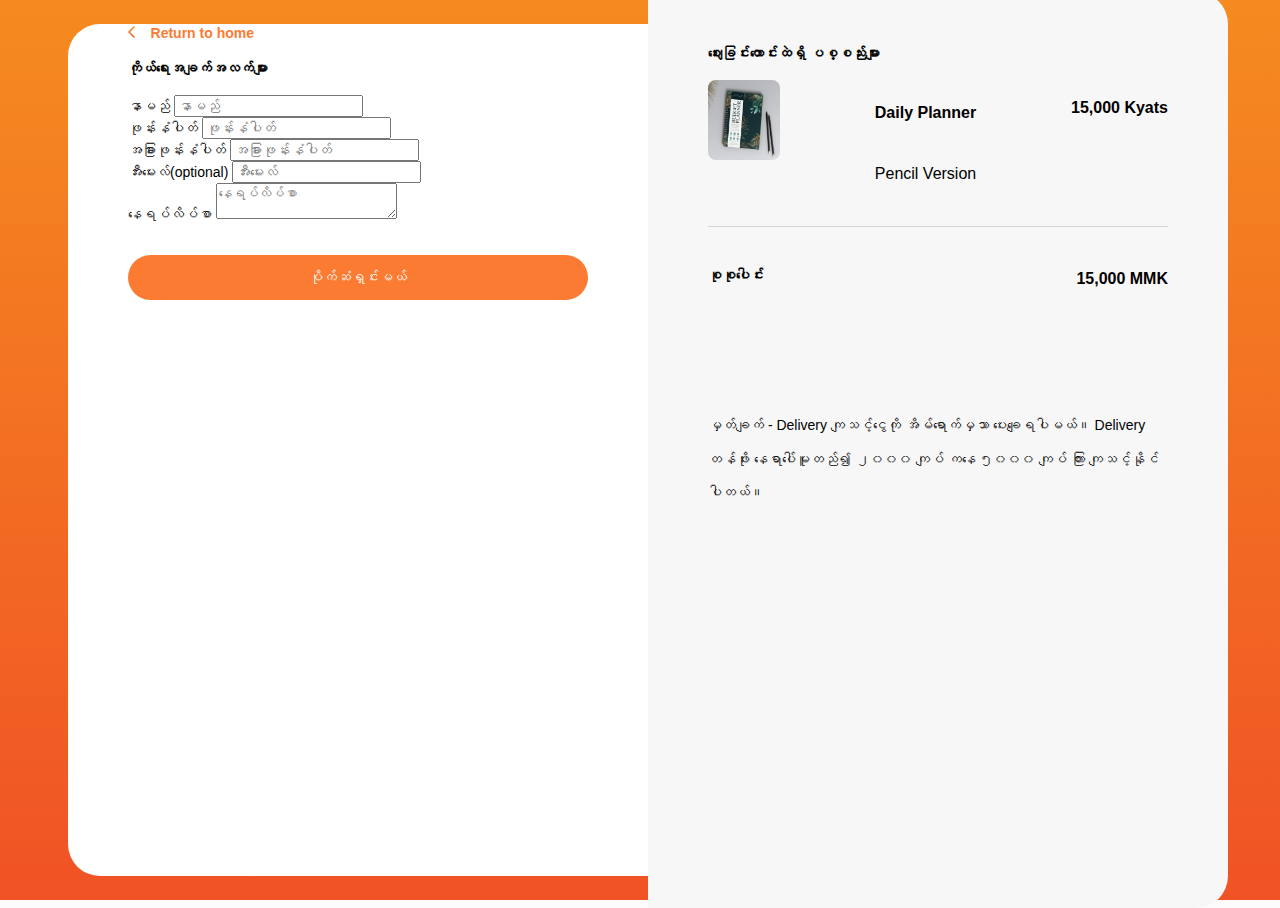
<file: checkout.html>
<!DOCTYPE html>
<html lang="en">
<head>
    <meta charset="UTF-8">
    <meta http-equiv="X-UA-Compatible" content="IE=edge">
    <meta name="viewport" content="width=device-width, initial-scale=1.0">
    <title>Mangoda</title>
    <link rel="stylesheet" href="./css/checkout.css">
    <link rel="stylesheet" href="./css/base.css">
    <link rel="apple-touch-icon" sizes="180x180" href="./img/favicon/apple-touch-icon.png">
    <link rel="icon" type="image/png" sizes="32x32" href="./img/favicon/favicon-32x32.png">
    <link rel="icon" type="image/png" sizes="16x16" href="./img/favicon/favicon-16x16.png">
    <link href="https://cdn.jsdelivr.net/npm/bootstrap@5.0.2/dist/css/bootstrap.min.css" rel="stylesheet" integrity="sha384-EVSTQN3/azprG1Anm3QDgpJLIm9Nao0Yz1ztcQTwFspd3yD65VohhpuuCOmLASjC" crossorigin="anonymous">
</head>
<body>
    <div class="checkout-form">
        <div class="checkout">
            <div class="checkout-data">


                
                <form>
                  <a href="./index.html" class="back-btn"><img src="./img/icons/arrow.svg"/> &nbsp;&nbsp;&nbsp;Return to home</a>
                    <h4 class="mm-txt bold" style="margin-top:16px;margin-bottom:16px;"> ကိုယ်ရေးအချက်အလက်များ</h4>
                 
                    <div class="mb-2">
                      <label for="exampleInputEmail1" class="form-label medium">နာမည်</label>
                      <input type="email" class="form-control medium"   placeholder="နာမည်">
                    </div>
                    <div class="mb-2">
                      <label for="exampleInputPassword1" class="form-label medium">ဖုန်းနံပါတ်</label>
                      <input type="number" class="form-control   medium"  placeholder="ဖုန်းနံပါတ်">
                    </div>
                    <div  class="mb-2">
                        <label for="exampleInputEmail1" class="form-label  medium">အခြားဖုန်းနံပါတ်</label>
                        <input type="number" class="form-control  medium"   placeholder="အခြားဖုန်းနံပါတ်">
                      </div>
                      <div class="mb-2">
                        <label for="exampleInputPassword1" class="form-label medium">အီးမေးလ်(optional)</label>
                        <input type="password" class="form-control   medium"  placeholder="အီးမေးလ်">
                      </div>
                      <div class="mb-2" >
                        <label for="exampleInputEmail1" class="form-label medium">နေရပ်လိပ်စာ</label>
                        <textarea class="form-control  medium"  rows="2" placeholder="နေရပ်လိပ်စာ"></textarea>
                    </div>
                    <button class="fill fullwidth btn-pay" >
                      <a  class="fullwidth">ပိုက်ဆံရှင်းမယ်</a>
                  </button>
                  
                  </form>
            </div>
            <div class="checkout-details">
                <h4 class="mm-txt bold" style="margin-bottom: 16px;"> ဈေးခြင်းတောင်းထဲရှိ ပစ္စည်းများ</h4>
                <div class="cart-items">
                    <img src="./img/heros/planner.png" alt="image">
                    <div class="cart-iteminfo">
                        <h4 class="eng-txt  bold">Daily Planner</h4>
                        <p class="eng-txt  medium">Pencil Version</p>
                    </div>
                    <p class="eng-txt  bold">15,000 Kyats</p>
                </div>
               <div class="items-totals" style="border-bottom: none !important;margin-top:24px;"> 
                <p class="mm-txt bold">စုစုပေါင်း</p>
                <p class="eng-txt  bold">15,000 MMK</p>
               </div>

    <p class="mm-txt  medium" style="    margin-top: 78px !important;">မှတ်ချက် - Delivery ကျသင့်ငွေကို အိမ်ရောက်မှသာ ပေးချေရပါမယ်။ Delivery တန်ဖိုး နေရာပေါ်မူတည်၍ ၂၀၀၀ ကျပ် ကနေ ၅၀၀၀ ကျပ် ကြား ကျသင့်နိုင်ပါတယ်။</p>
            </div>
        </div>
       
    </div>
</body>
</html>
</file>
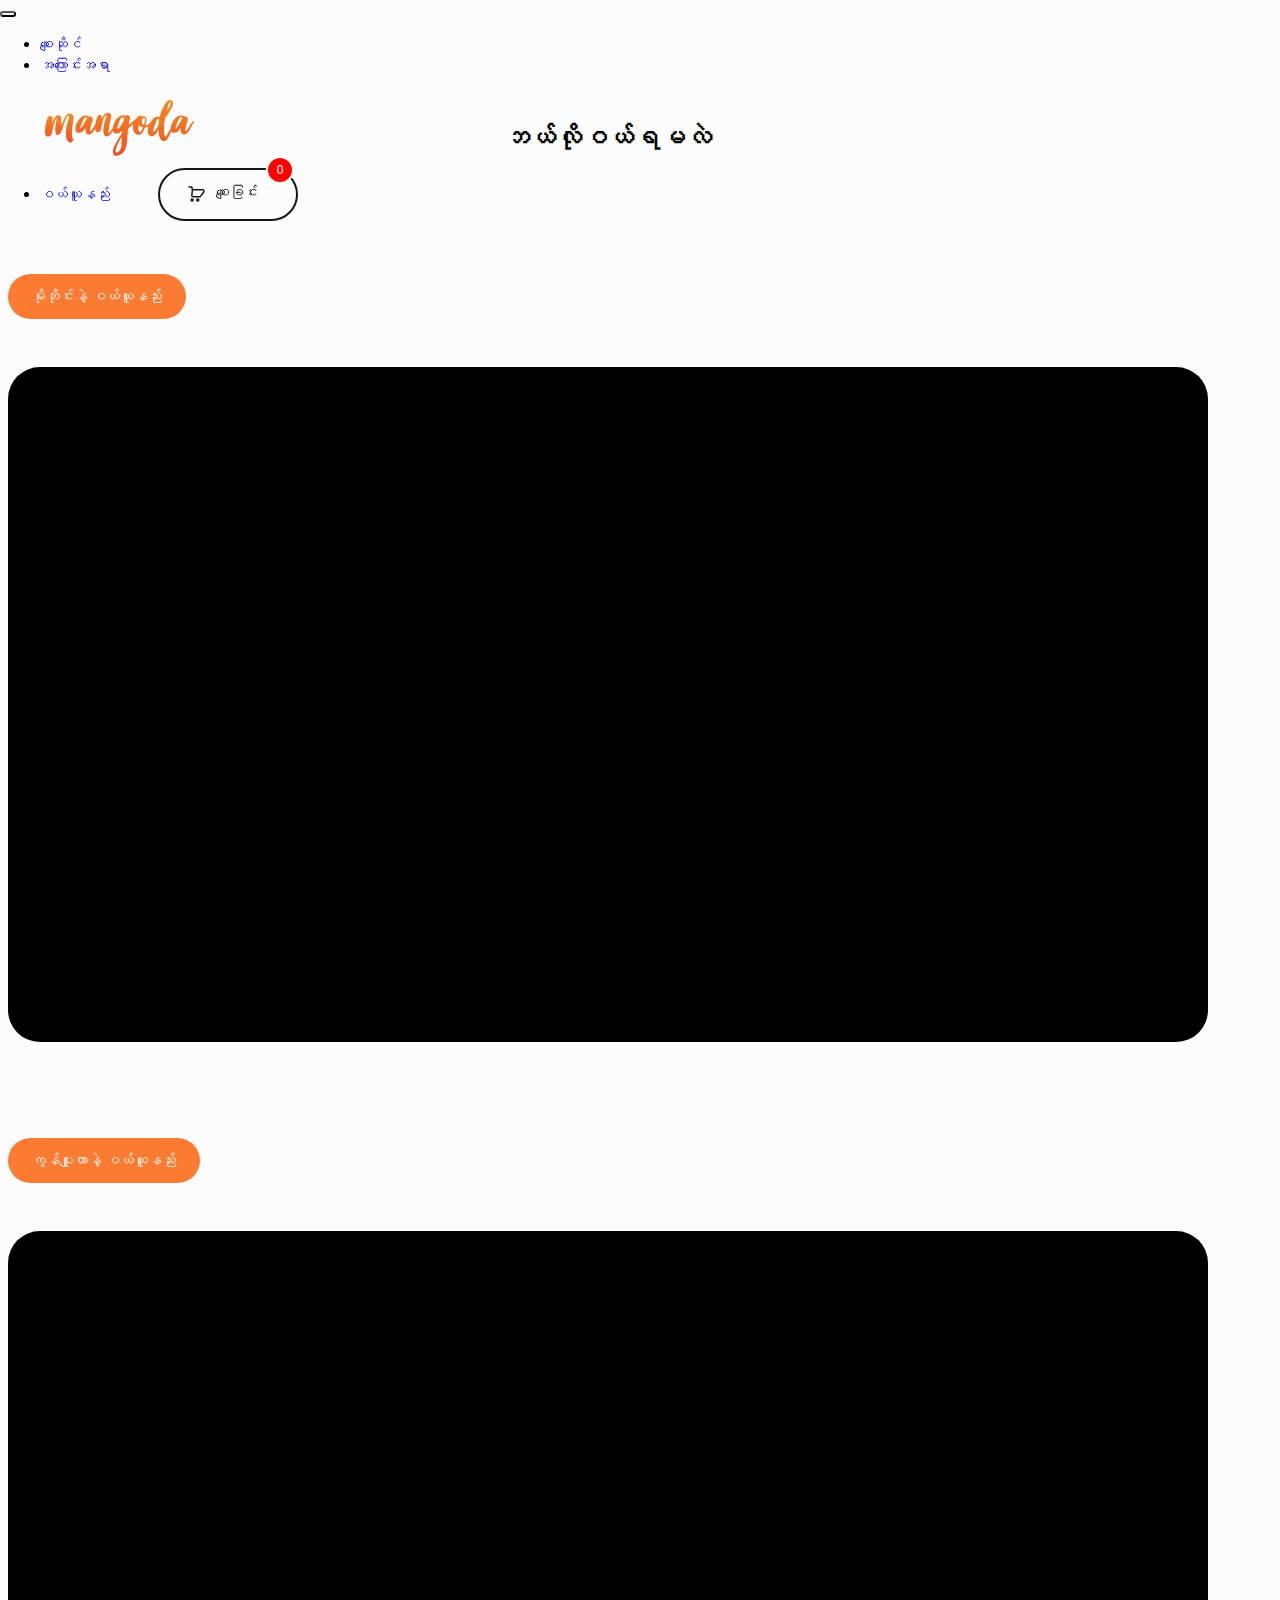
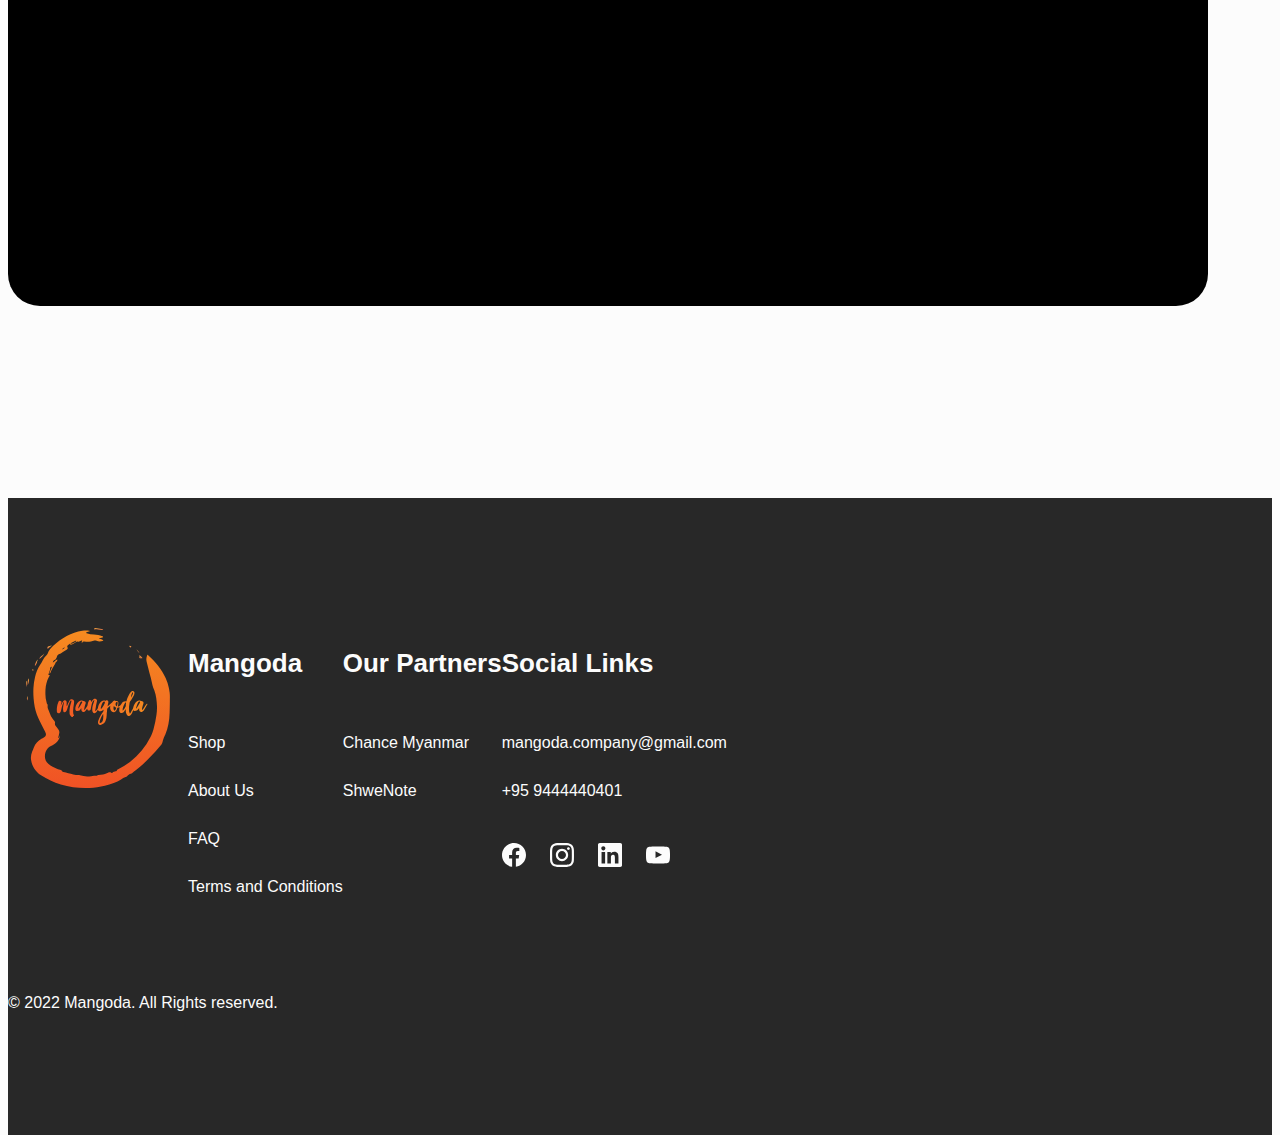
<file: howtopay.html>
<!DOCTYPE html>
<html lang="en">
<head>
    <meta charset="UTF-8">
    <meta http-equiv="X-UA-Compatible" content="IE=edge">
    <meta name="viewport" content="width=device-width, initial-scale=1.0">
    <title>Mangoda</title>
    <link rel="stylesheet" href="./css/base.css">
    <link rel="stylesheet" href="./css/howtopay.css">
    <link rel="apple-touch-icon" sizes="180x180" href="./img/favicon/apple-touch-icon.png">
    <link rel="icon" type="image/png" sizes="32x32" href="./img/favicon/favicon-32x32.png">
    <link rel="icon" type="image/png" sizes="16x16" href="./img/favicon/favicon-16x16.png">
    <link href="https://cdn.jsdelivr.net/npm/bootstrap@5.0.2/dist/css/bootstrap.min.css" rel="stylesheet" integrity="sha384-EVSTQN3/azprG1Anm3QDgpJLIm9Nao0Yz1ztcQTwFspd3yD65VohhpuuCOmLASjC" crossorigin="anonymous">
</head>
<body>
  <!--Navigation Section-->
  <div class="container">
    <nav class="navbar navbar-expand-lg navbar-light ">
        <div class="container-fluid">
            <button class="navbar-toggler" type="button" data-bs-toggle="collapse" data-bs-target="#navbarSupportedContent" aria-controls="navbarSupportedContent" aria-expanded="false" aria-label="Toggle navigation">
                <span class="navbar-toggler-icon"></span>
            </button>
            <div class="left">
                <div class="collapse navbar-collapse" id="navbarSupportedContent">
                    <ul class="navbar-nav me-auto mb-2 mb-lg-0">
                        <li class="nav-item">
                            <a  class="nav-link  mm-txt" aria-current="page" href="./shop.html">စျေးဆိုင်</a>
                        </li>
                        <li class="nav-item">
                            <a class="nav-link mm-txt" href="./about.html">အကြောင်းအရာ</a>
                        </li>

                    </ul>
                </div>
            </div>
            <a class="navbar-brand" href="./index.html">  <img src="./img/logos/logo.svg" alt="logo"></a>
        
            <div class="right">
                <div class="d-flex">
                    <ul class="navbar-nav me-auto mb-2 mb-lg-0">
                        <li class="nav-item"> 
                            <a class="nav-link  mm-txt"  href="./howtopay.html">ဝယ်ယူနည်း</a>
                        </li>
                    </ul>
                    <button class="outline" style="position:relative !important;"><img src="./img/icons/cart.svg" alt="icon">စျေးခြင်း
                         <span class="totals" style="font-family:'Notosans',sans-serif !important ;">0</span>
                    </button>
                </div>
            </div>
        </div>
    </nav>
</div>

    <!--How to buy with mobile/computer-->
    <div class="container">
        <div class="Videos">
            <h2 class="center">ဘယ်လိုဝယ်ရမလဲ</h2>
            <div class="Mobile">
                <button class="fill">မိုဘိုင်းနဲ့ ဝယ်ယူနည်း</button>
                <div class="youtube-video"></div>
            </div>
            <div class="Computer">
                <button class="fill">ကွန်ပျူတာနဲ့ ဝယ်ယူနည်း</button>
                <div class="youtube-video"></div>
            </div>
        </div>
    </div>

   <!--Footer Section-->
   <footer>
    <div class="container">
        <div class="footer-contents">
            <div class="footer-links col-md-3">
                <img src="./img/logos/long-logo.svg" alt="logo">
            </div>
            <div class="footer-links col-md-3">
                <h3>Mangoda</h3>
                <ul class="list-unstyled links">
                    <li>
                        <a class="eng-txt white" href="./shop.html" >Shop</a>
                    </li>
                    <li>
                        <a class="eng-txt white" href="./about.html">About Us</a>
                    </li>
                    <li>
                        <a class="eng-txt white" href="">FAQ</a>
                    </li>
                    <li>
                        <a class="eng-txt white" href="./t&c.html">Terms and Conditions</a>
                    </li>
                </ul>
            </div>

            <div class="footer-links col-md-3">
                <h3>Our Partners</h3>
                <ul class="list-unstyled links">
                    <li>
                        <a class="eng-txt white" href="https://chancemyanmar.app/" target="_blank">Chance Myanmar</a>
                    </li>
                    <li>
                        <a class="eng-txt white" href="https://www.shwenoteapp.com/" target="_blank">ShweNote</a>
                    </li>                     
                </ul>
            </div>

            <div class="footer-links col-md-3">
                <h3>Social Links</h3>
                <ul class="list-unstyled links">
                    <li>
                        <a class="eng-txt white" href="">mangoda.company@gmail.com</a>
                    </li>
                    <li>
                        <a class="eng-txt white" href="">+95 9444440401</a>
                    </li>
                </ul>
                <div class="social-medias">
                    <ul class="list-unstyled social-links">
                        <li>
                            <a href="">     
                                <img src="./img/icons/Facebook.svg" alt="Facebook">
                            </a>
                        </li>
                        <li>
                            <a href="">     
                                <img src="./img/icons/Instagram.svg" alt="Instagram">
                            </a>
                        </li>
                        <li>
                            <a href="">     
                                <img src="./img/icons/LinkedIn.svg" alt="LinkedIn">
                            </a>
                        </li>
                        <li>
                            <a href="">     
                                <img src="./img/icons/YouTube.svg" alt="YouTube">
                            </a>
                        </li>
                    </ul>
                </div>
            </div>     
         
        </div>
        <div class="copyright eng-txt white" >
            © 2022 Mangoda. All Rights reserved.
        </div>
    </div>
</footer>
</body>
</html>
</file>
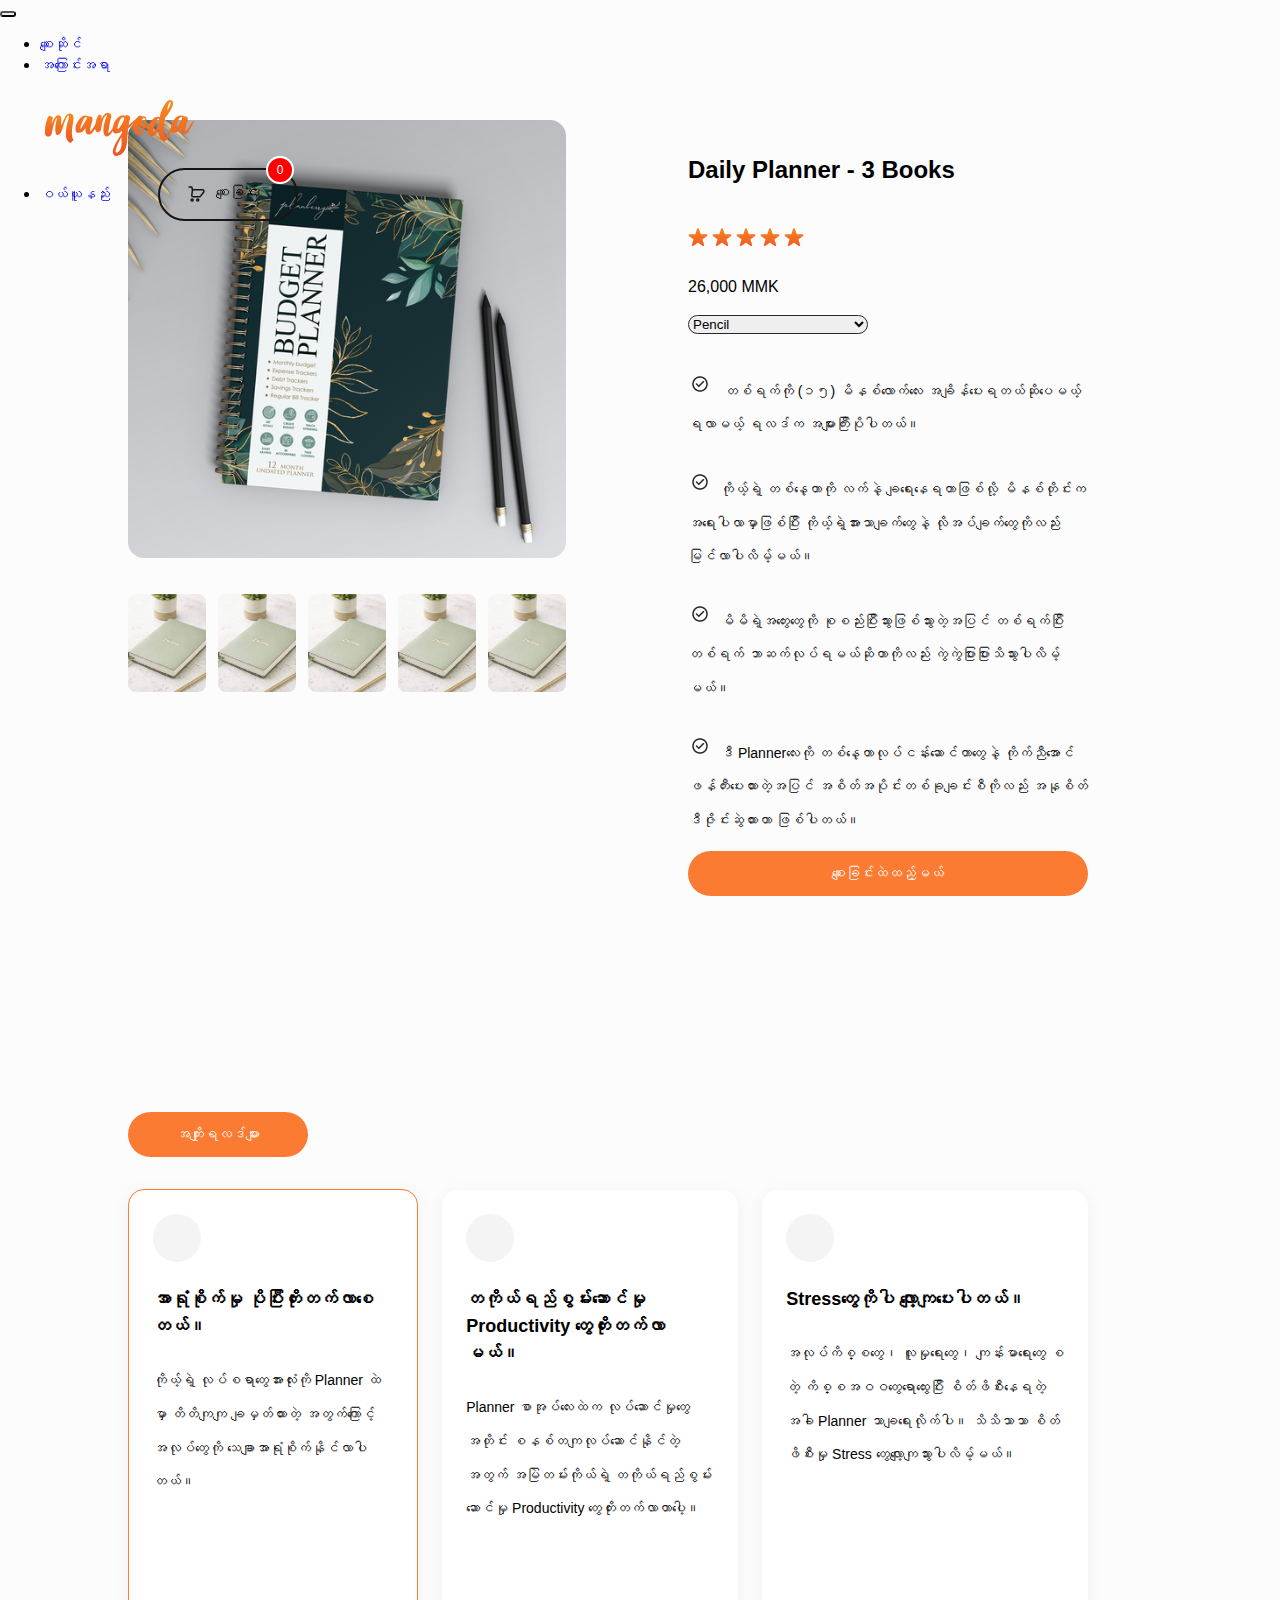
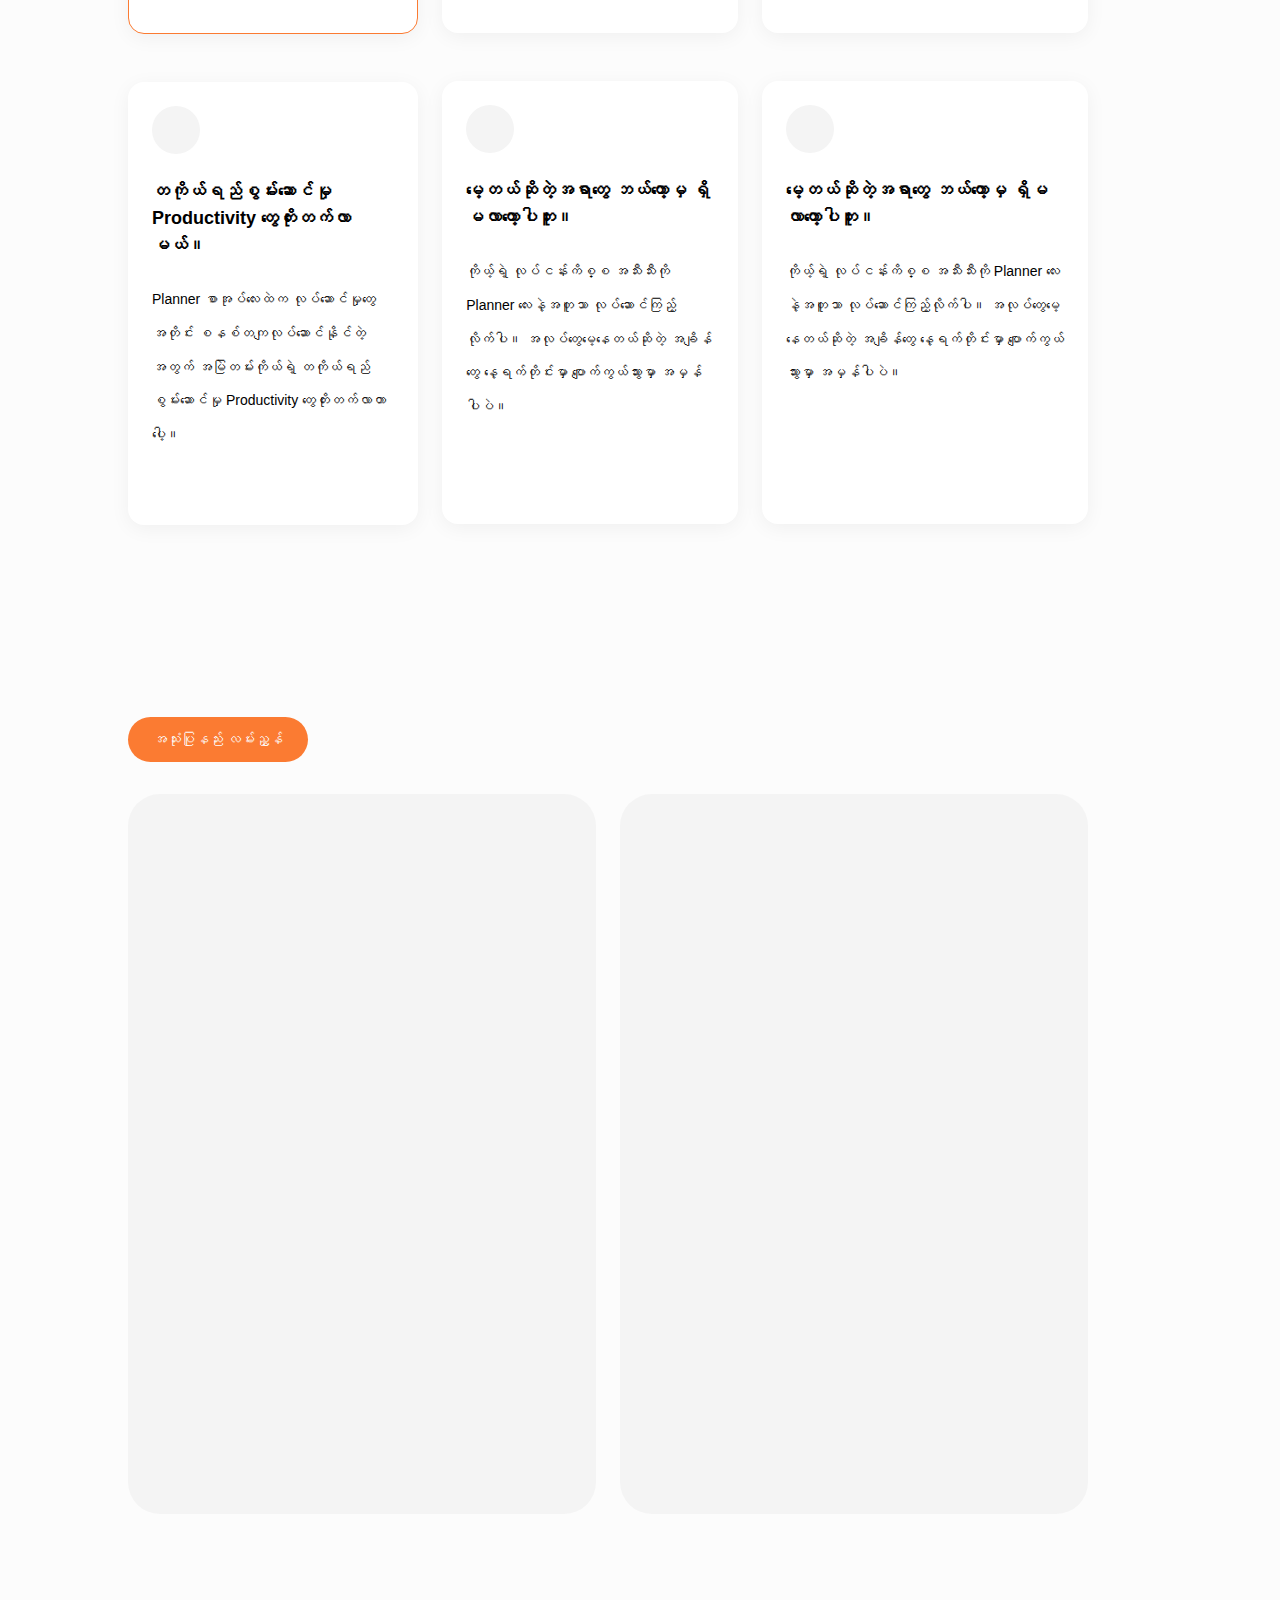
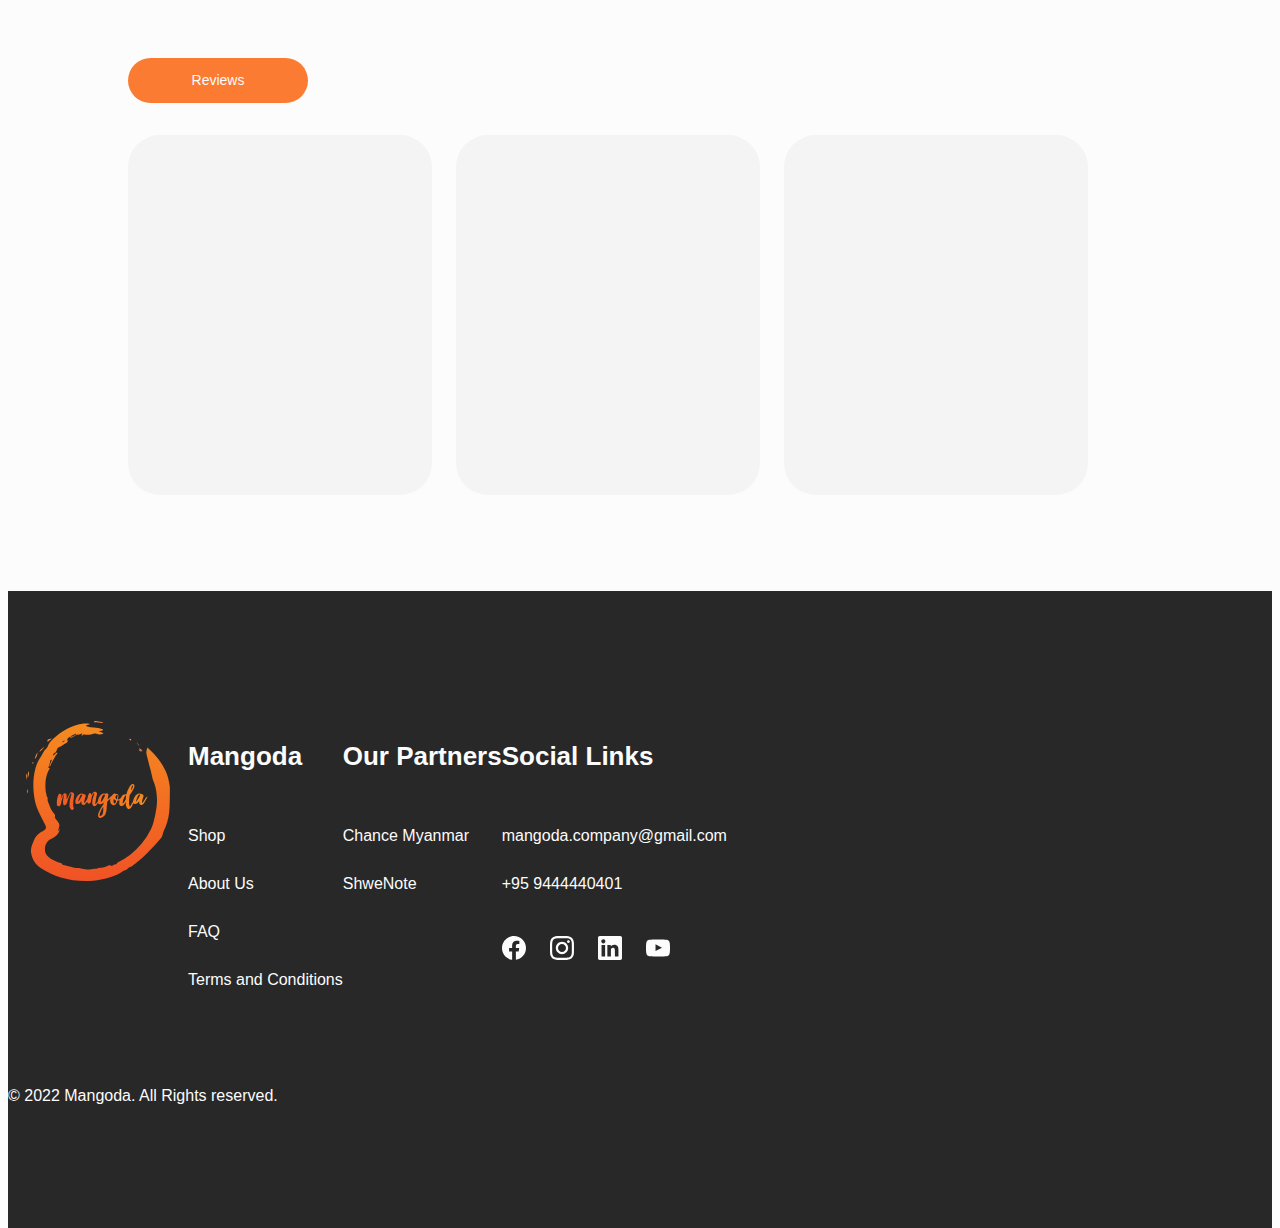
<file: productdetails.html>
<!DOCTYPE html>
<html lang="en">
<head>
    <meta charset="UTF-8">
    <meta http-equiv="X-UA-Compatible" content="IE=edge">
    <meta name="viewport" content="width=device-width, initial-scale=1.0">
    <title>Mangoda</title>
    <link rel="stylesheet" href="./css/base.css">
    <link rel="stylesheet" href="./css/product-details.css">
    <link rel="apple-touch-icon" sizes="180x180" href="./img/favicon/apple-touch-icon.png">
    <link rel="icon" type="image/png" sizes="32x32" href="./img/favicon/favicon-32x32.png">
    <link rel="icon" type="image/png" sizes="16x16" href="./img/favicon/favicon-16x16.png">
    <link href="https://cdn.jsdelivr.net/npm/bootstrap@5.0.2/dist/css/bootstrap.min.css" rel="stylesheet" integrity="sha384-EVSTQN3/azprG1Anm3QDgpJLIm9Nao0Yz1ztcQTwFspd3yD65VohhpuuCOmLASjC" crossorigin="anonymous">
</head>
<body>
        <!--Navigation Section-->
        <div class="container">
            <nav class="navbar navbar-expand-lg navbar-light ">
                <div class="container-fluid">
                    <button class="navbar-toggler" type="button" data-bs-toggle="collapse" data-bs-target="#navbarSupportedContent" aria-controls="navbarSupportedContent" aria-expanded="false" aria-label="Toggle navigation">
                        <span class="navbar-toggler-icon"></span>
                    </button>
                    <div class="left">
                        <div class="collapse navbar-collapse" id="navbarSupportedContent">
                            <ul class="navbar-nav me-auto mb-2 mb-lg-0">
                                <li class="nav-item">
                                    <a  class="nav-link  mm-txt" aria-current="page" href="./shop.html">စျေးဆိုင်</a>
                                </li>
                                <li class="nav-item">
                                    <a class="nav-link mm-txt" href="./about.html">အကြောင်းအရာ</a>
                                </li>
    
                            </ul>
                        </div>
                    </div>
                    <a class="navbar-brand" href="./index.html">  <img src="./img/logos/logo.svg" alt="logo"></a>
                
                    <div class="right">
                        <div class="d-flex">
                            <ul class="navbar-nav me-auto mb-2 mb-lg-0">
                                <li class="nav-item"> 
                                    <a class="nav-link  mm-txt"  href="./howtopay.html">ဝယ်ယူနည်း</a>
                                </li>
                            </ul>
                            <button class="outline" style="position:relative !important;"><img src="./img/icons/cart.svg" alt="icon">စျေးခြင်း
                                 <span class="totals" style="font-family:'Notosans',sans-serif !important ;">0</span>
                            </button>
                        </div>
                    </div>
                </div>
            </nav>
        </div>

    <!--Planner Details Information-->
    <div class="container">
       <div class="product-details">
        <div class="product-images">
            <div class="product-hero">
                <img src="./img/heros/planner.png" alt="hero">
            </div>
            <div class="product-thumbnails">
                <div class="thumbnial-one"></div>
                <div class="thumbnial-two"></div>
                <div class="thumbnial-three"></div>
                <div class="thumbnial-four"></div>
                <div class="thumbnial-five"></div>
            </div>
        </div>
        <div class="product-description">
            <div class="product-price">
                <h4 class="eng-txt bold">Daily Planner - 3 Books</h3>
                    <div class="ratings">
                        <img src="./img/icons/Star.png" alt="icon">
                        <img src="./img/icons/Star.png" alt="icon">
                        <img src="./img/icons/Star.png" alt="icon">
                        <img src="./img/icons/Star.png" alt="icon">
                        <img src="./img/icons/Star.png" alt="icon">
                    </div>
                    <p class="eng-txt">26,000 MMK</p>
            </div>
            <div class="product-items">
                <select class="form-select custom-dropdown" aria-label="Default select example">
                    <option selected>Pencil</option>
                    <option value="1">One</option>
                    <option value="2">Two</option>
                    <option value="3">Three</option>
                  </select>
            </div>
            <div class="product-descriptions">
                <p class="mm-txt medium"><img src="./img/icons/Check.png" alt="icon" class="list-icon"> တစ်ရက်ကို (၁၅) မိနစ်လောက်လေး အချိန်ပေးရတယ်ဆိုပေမယ့် ရလာမယ့် ရလဒ်က အများကြီးပိုပါတယ်။</p>    
                <p class="mm-txt medium"><img src="./img/icons/Check.png" alt="icon" class="list-icon">ကိုယ့်ရဲ့ တစ်နေ့တာကို လက်နဲ့ ချရေးနေရတာဖြစ်လို့ မိနစ်တိုင်းက အရေးပါလာမှာဖြစ်ပြီး ကိုယ့်ရဲ့အားသာချက်တွေနဲ့ လိုအပ်ချက်တွေကိုလည်း မြင်လာပါလိမ့်မယ်။</p>    
                <p class="mm-txt medium"><img src="./img/icons/Check.png" alt="icon" class="list-icon">မိမိရဲ့အတွေးတွေကို စုစည်းပြီးသွားဖြစ်သွားတဲ့အပြင် တစ်ရက်ပြီးတစ်ရက် ဘာဆက်လုပ်ရမယ်ဆိုတာကိုလည်း ကွဲကွဲပြားပြားသိသွားပါလိမ့်မယ်။</p>    
                <p class="mm-txt medium"><img src="./img/icons/Check.png" alt="icon" class="list-icon">ဒီ Plannerလေးကို တစ်နေ့တာလုပ်ငန်းဆောင်တာတွေနဲ့ ကိုက်ညီအောင် ဖန်တီးပေးထားတဲ့အပြင် အစိတ်အပိုင်းတစ်ခုချင်းစီကိုလည်း အနုစိတ်ဒီဇိုင်းဆွဲထားတာ ဖြစ်ပါတယ်။</p>    
            </div>
            <button class="fill fullwidth center">စျေးခြင်းထဲထည့်မယ်</button>   
        </div>
       </div>
    </div>

    <!--Benefits-->
    <div class="container">
            <div class="benefits">
                <button class="fill">အကျိုးရလဒ်များ</button>
                <div class="benefit-section">
                    <div class="benefit">
                        <div class="benefit-one active">
                            <div class="icon"></div>
                            <h4 class="mm-txt bold">အာရုံစိုက်မှု ပိုပြီးတိုးတက်လာစေတယ်။</h4>
                            <p class="mm-txt medium">ကိုယ့်ရဲ့ လုပ်စရာတွေအားလုံးကို Planner ထဲမှာ တိတိကျကျ ချမှတ်ထားတဲ့ အတွက်ကြောင့် အလုပ်တွေကို သေချာအာရုံစိုက်နိုင်လာပါတယ်။</p>    
                        </div>
                        <div class="benefit-two">
                            <div class="icon"></div>
                            <h4 class="mm-txt bold">တကိုယ်ရည်စွမ်းဆောင်မှု Productivity တွေတိုးတက်လာမယ်။</h4>
                            <p class="mm-txt medium">Planner စာအုပ်လေးထဲက လုပ်ဆောင်မှုတွေအတိုင်း စနစ်တကျလုပ်ဆောင်နိုင်တဲ့ အတွက် အမြဲတမ်းကိုယ်ရဲ့ တကိုယ်ရည်စွမ်းဆောင်မှု Productivity တွေတိုးတက်လာတာပေါ့။</p>    
                        </div>
                    </div>
                    <div class="benefit">
                        <div class="benefit-three">
                            <div class="icon"></div>
                            <h4 class="mm-txt bold">တကိုယ်ရည်စွမ်းဆောင်မှု Productivity တွေတိုးတက်လာမယ်။</h4>
                            <p class="mm-txt medium">Planner စာအုပ်လေးထဲက လုပ်ဆောင်မှုတွေအတိုင်း စနစ်တကျလုပ်ဆောင်နိုင်တဲ့ အတွက် အမြဲတမ်းကိုယ်ရဲ့ တကိုယ်ရည်စွမ်းဆောင်မှု Productivity တွေတိုးတက်လာတာပေါ့။</p>    
                        </div>
                        <div class="benefit-four">
                            <div class="icon"></div>
                            <h4 class="mm-txt bold">မေ့တယ်ဆိုတဲ့အရာတွေ ဘယ်တော့မှ ရှိမလာတော့ပါဘူး။</h4>
                            <p class="mm-txt medium">ကိုယ့်ရဲ့ လုပ်ငန်းကိစ္စ အသီးသီးကို Planner လေးနဲ့အတူသာ လုပ်ဆောင်ကြည့်လိုက်ပါ။ အလုပ်တွေမေ့နေတယ်ဆိုတဲ့ အချိန်တွေ နေ့ရက်တိုင်းမှာ ပျောက်ကွယ်သွားမှာ အမှန်ပါပဲ။</p>    
                        </div>
                    </div>
                    <div class="benefit">
                        <div class="benefit-three">
                            <div class="icon"></div>
                            <h4 class="mm-txt bold">Stressတွေကိုပါ လျော့ကျပေးပါတယ်။</h4>
                            <p class="mm-txt medium">အလုပ်ကိစ္စတွေ၊ လူမှုရေးတွေ၊ ကျန်းမာရေးတွေ စတဲ့ ကိစ္စအဝဝတွေရောထွေးပြီး စိတ်ဖိစီးနေရတဲ့အခါ Planner သာချရေးလိုက်ပါ။ သိသိသာသာ စိတ်ဖိစီးမှု Stress တွေလျော့ကျသွားပါလိမ့်မယ်။</p>    
                        </div>
                        <div class="benefit-four">
                            <div class="icon"></div>
                            <h4 class="mm-txt bold">မေ့တယ်ဆိုတဲ့အရာတွေ ဘယ်တော့မှ ရှိမလာတော့ပါဘူး။</h4>
                            <p class="mm-txt medium">ကိုယ့်ရဲ့ လုပ်ငန်းကိစ္စ အသီးသီးကို Planner လေးနဲ့အတူသာ လုပ်ဆောင်ကြည့်လိုက်ပါ။ အလုပ်တွေမေ့နေတယ်ဆိုတဲ့ အချိန်တွေ နေ့ရက်တိုင်းမှာ ပျောက်ကွယ်သွားမှာ အမှန်ပါပဲ။</p>    
                        </div>
                    </div>
                </div>
            </div>   
    </div>


       <!--Benefits-->
       <div class="container">
        <div class="reviews">
            <button class="fill">အသုံးပြုနည်း လမ်းညွှန်</button>
           <div class="review-slides" style="    flex-direction: row;
           width: 100%;">
            <div class="guide"></div>
            <div class="guide"></div>
          
           </div>
            </div>
        </div>   
      <!--Benefits-->
      <div class="container">
        <div class="reviews">
            <button class="fill">Reviews</button>
           <div class="review-slides" style="    flex-direction: row;
           width: 100%;">
            <div class="review"></div>
            <div class="review"></div>
            <div class="review"></div>
           </div>
            </div>
        </div>   
</div>

   <!--Footer Section-->
   <footer>
    <div class="container">
        <div class="footer-contents">
            <div class="footer-links col-md-3">
                <img src="./img/logos/long-logo.svg" alt="logo">
            </div>
            <div class="footer-links col-md-3">
                <h3>Mangoda</h3>
                <ul class="list-unstyled links">
                    <li>
                        <a class="eng-txt white" href="./shop.html" >Shop</a>
                    </li>
                    <li>
                        <a class="eng-txt white" href="./about.html">About Us</a>
                    </li>
                    <li>
                        <a class="eng-txt white" href="">FAQ</a>
                    </li>
                    <li>
                        <a class="eng-txt white" href="./t&c.html">Terms and Conditions</a>
                    </li>
                </ul>
            </div>

            <div class="footer-links col-md-3">
                <h3>Our Partners</h3>
                <ul class="list-unstyled links">
                    <li>
                        <a class="eng-txt white" href="https://chancemyanmar.app/" target="_blank">Chance Myanmar</a>
                    </li>
                    <li>
                        <a class="eng-txt white" href="https://www.shwenoteapp.com/" target="_blank">ShweNote</a>
                    </li>                     
                </ul>
            </div>

            <div class="footer-links col-md-3">
                <h3>Social Links</h3>
                <ul class="list-unstyled links">
                    <li>
                        <a class="eng-txt white" href="">mangoda.company@gmail.com</a>
                    </li>
                    <li>
                        <a class="eng-txt white" href="">+95 9444440401</a>
                    </li>
                </ul>
                <div class="social-medias">
                    <ul class="list-unstyled social-links">
                        <li>
                            <a href="">     
                                <img src="./img/icons/Facebook.svg" alt="Facebook">
                            </a>
                        </li>
                        <li>
                            <a href="">     
                                <img src="./img/icons/Instagram.svg" alt="Instagram">
                            </a>
                        </li>
                        <li>
                            <a href="">     
                                <img src="./img/icons/LinkedIn.svg" alt="LinkedIn">
                            </a>
                        </li>
                        <li>
                            <a href="">     
                                <img src="./img/icons/YouTube.svg" alt="YouTube">
                            </a>
                        </li>
                    </ul>
                </div>
            </div>     
         
        </div>
        <div class="copyright eng-txt white" >
            © 2022 Mangoda. All Rights reserved.
        </div>
    </div>
</footer>
</body>
</html>
</file>
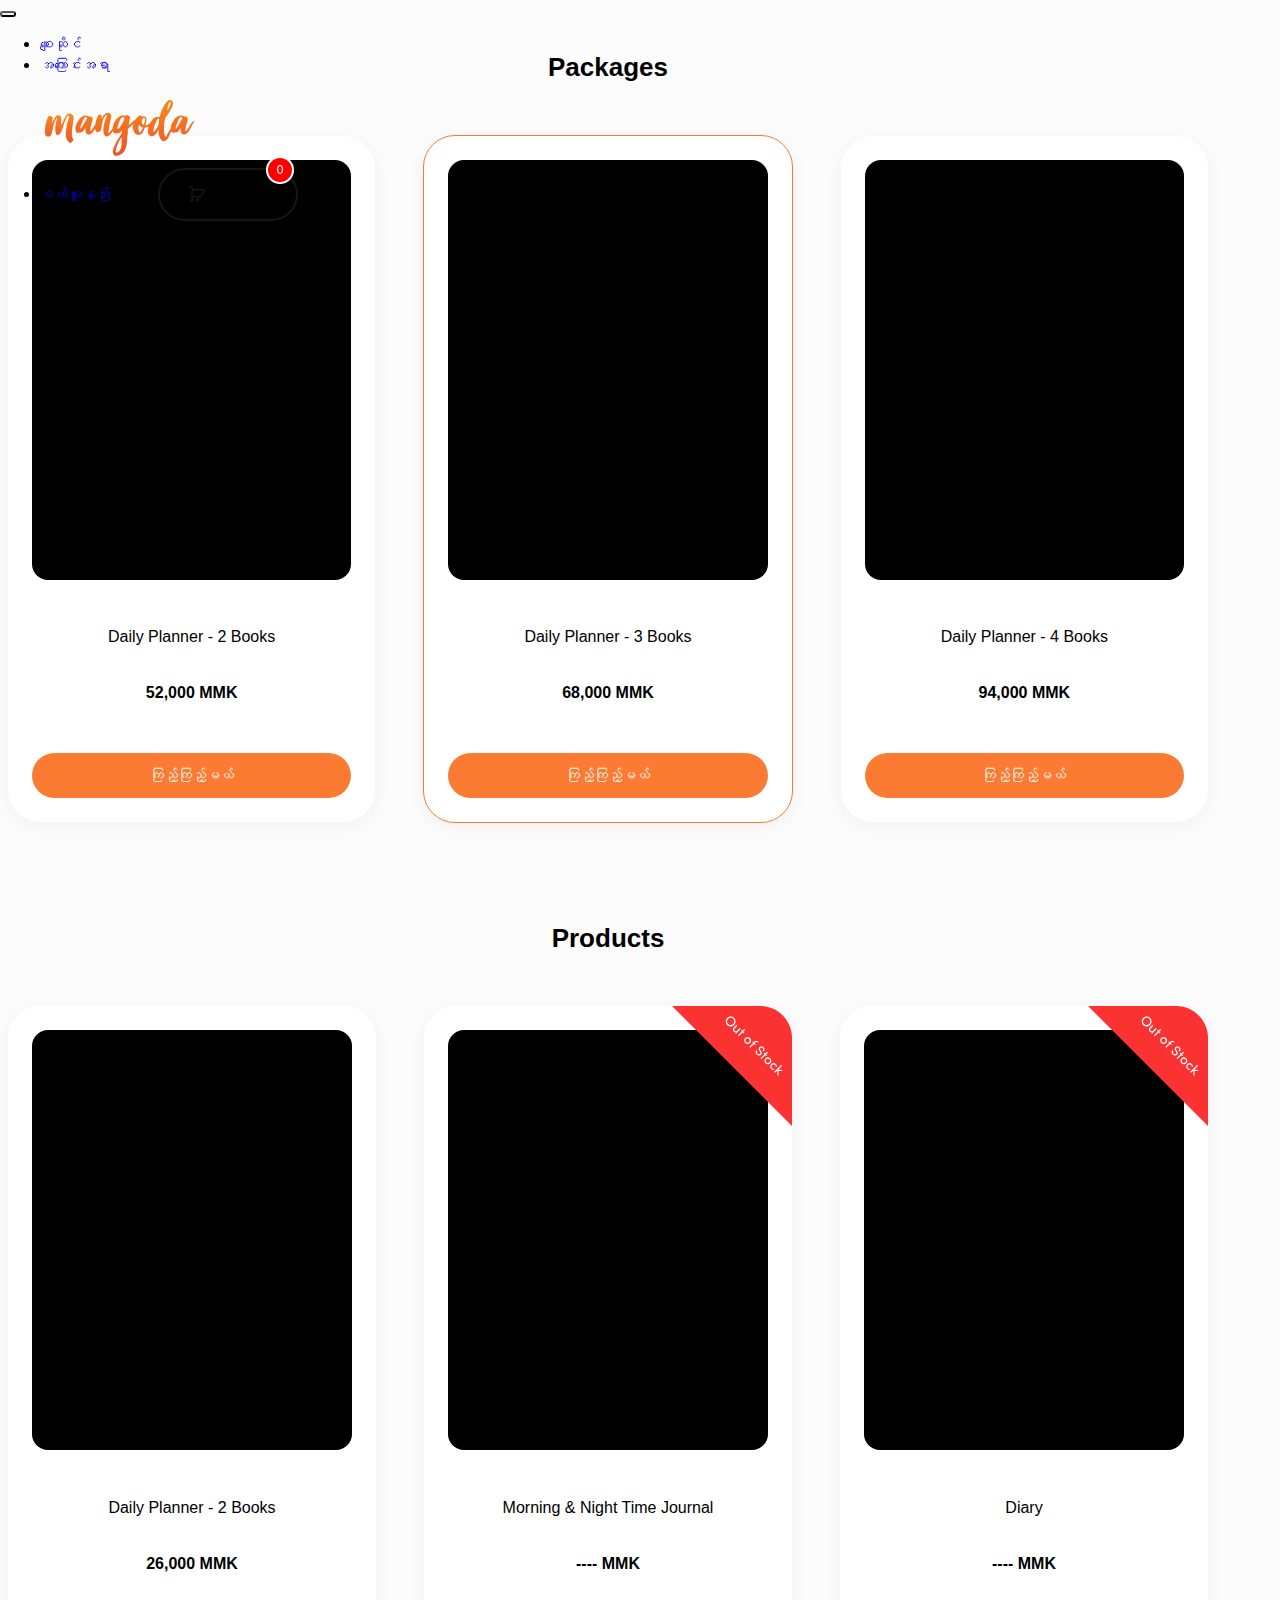
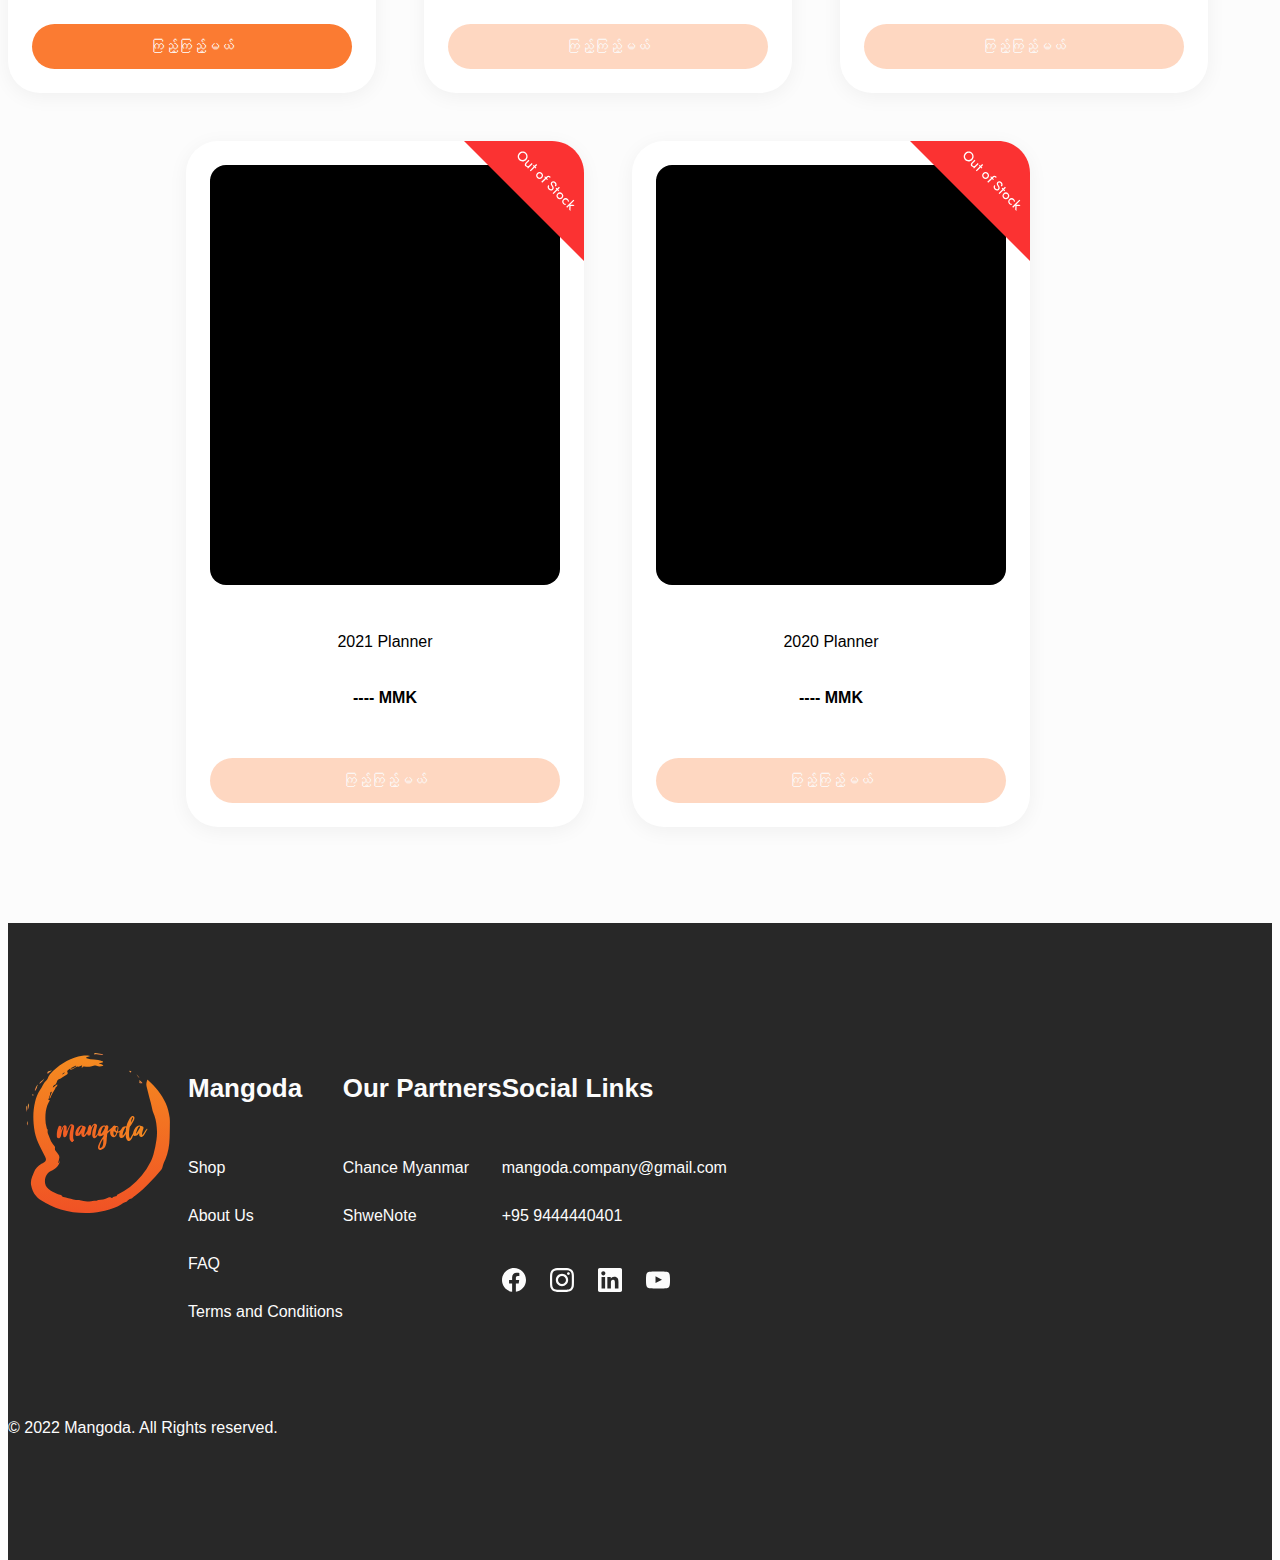
<file: shop.html>
<!DOCTYPE html>
<html lang="en">
<head>
    <meta charset="UTF-8">
    <meta http-equiv="X-UA-Compatible" content="IE=edge">
    <meta name="viewport" content="width=device-width, initial-scale=1.0">
    <title>Mangoda</title>
    <link rel="stylesheet" href="./css/base.css">
    <link rel="stylesheet" href="./css/shop.css">
    <link rel="apple-touch-icon" sizes="180x180" href="./img/favicon/apple-touch-icon.png">
    <link rel="icon" type="image/png" sizes="32x32" href="./img/favicon/favicon-32x32.png">
    <link rel="icon" type="image/png" sizes="16x16" href="./img/favicon/favicon-16x16.png">
    <link href="https://cdn.jsdelivr.net/npm/bootstrap@5.0.2/dist/css/bootstrap.min.css" rel="stylesheet" integrity="sha384-EVSTQN3/azprG1Anm3QDgpJLIm9Nao0Yz1ztcQTwFspd3yD65VohhpuuCOmLASjC" crossorigin="anonymous">
</head>
<body>
    <!--Navigation Section-->
    <div class="container">
        <nav class="navbar navbar-expand-lg navbar-light ">
            <div class="container-fluid">
                <button class="navbar-toggler" type="button" data-bs-toggle="collapse" data-bs-target="#navbarSupportedContent" aria-controls="navbarSupportedContent" aria-expanded="false" aria-label="Toggle navigation">
                    <span class="navbar-toggler-icon"></span>
                </button>
                <div class="left">
                    <div class="collapse navbar-collapse" id="navbarSupportedContent">
                        <ul class="navbar-nav me-auto mb-2 mb-lg-0">
                            <li class="nav-item">
                                <a  class="nav-link  mm-txt" aria-current="page" href="./shop.html">စျေးဆိုင်</a>
                            </li>
                            <li class="nav-item">
                                <a class="nav-link mm-txt" href="./about.html">အကြောင်းအရာ</a>
                            </li>

                        </ul>
                    </div>
                </div>
                <a class="navbar-brand" href="./index.html">  <img src="./img/logos/logo.svg" alt="logo"></a>
            
                <div class="right">
                    <div class="d-flex">
                        <ul class="navbar-nav me-auto mb-2 mb-lg-0">
                            <li class="nav-item"> 
                                <a class="nav-link  mm-txt"  href="./howtopay.html">ဝယ်ယူနည်း</a>
                            </li>
                        </ul>
                        <button class="outline" style="position:relative !important;"><img src="./img/icons/cart.svg" alt="icon">စျေးခြင်း
                             <span class="totals" style="font-family:'Notosans',sans-serif !important ;">0</span>
                        </button>
                    </div>
                </div>
            </div>
        </nav>
    </div>

     
    <!-- Daily Planner Packages Section-->
     <div class="container">
            <div class="packages">
                <h2 class="center eng-txt" style="font-family:'Poppins',sans-serif !important ;">Packages</h2>
                <div class="products">
                    <div class="product-card">
                        <div class="img"></div>
                        <h4 class="eng-txt medium">Daily Planner - 2 Books</h3>
                        <p class="eng-txt bold">52,000 MMK</p>
                        <button class="fill fullwidth" >
                            <a href="./productdetails.html" class="fullwidth">ကြည့်ကြည့်မယ်</a>
                        </button>
                    </div>
                    <div class="product-card active">
                        <div class="img"></div>
                        <h4 class="eng-txt medium">Daily Planner - 3 Books</h3>
                        <p class="eng-txt  bold">68,000 MMK</p>
                        <button class="fill fullwidth" >
                            <a href="./productdetails.html" class="fullwidth">ကြည့်ကြည့်မယ်</a>
                        </button>
                    </div>
                    <div class="product-card">
                        <div class="img"></div>
                        <h4 class="eng-txt medium">Daily Planner - 4 Books</h3>
                        <p class="eng-txt  bold">94,000 MMK</p>
                        <button class="fill fullwidth" >
                            <a href="./productdetails.html" class="fullwidth">ကြည့်ကြည့်မယ်</a>
                        </button>
                    </div>
                </div>
            </div>
     </div>
 
     <!--All Products Section-->
     <div class="container">
        <div class="packages">
            <h2 class="center eng-txt" style="font-family:'Poppins',sans-serif !important ;">Products</h2>
            <div class="products">
                <div class="product-card">
                    <div class="img"></div>
                    <h4 class="eng-txt medium">Daily Planner - 2 Books</h3>
                    <p class="eng-txt bold">26,000 MMK</p>
                    <button class="fill fullwidth" >
                        <a href="./productdetails.html" class="fullwidth">ကြည့်ကြည့်မယ်</a>
                    </button>
                </div>
               
                <div class="product-card">
                    <img src="./img/others/badge.svg" alt="icon" class="badge-icon">
                    <div class="img"></div>
                    <h4 class="eng-txt medium">Morning & Night Time Journal</h3>
                    <p class="eng-txt  bold">---- MMK</p>
                    <button class="fill fullwidth disabled" disabled>ကြည့်ကြည့်မယ်</button>
                </div>
                <div class="product-card">
                    <img src="./img/others/badge.svg" alt="icon" class="badge-icon">
                    <div class="img"></div>
                    <h4 class="eng-txt medium">Diary</h3>
                    <p class="eng-txt  bold">---- MMK</p>
                    <button class="fill fullwidth disabled" disabled>ကြည့်ကြည့်မယ်</button>
                </div>
                
            </div>
            <div class="products">
                <div class="product-card">
                    <img src="./img/others/badge.svg" alt="icon" class="badge-icon">
                    <div class="img"></div>
                    <h4 class="eng-txt medium">2021 Planner</h3>
                    <p class="eng-txt bold">---- MMK</p>
                    <button type="button" class="fill fullwidth disabled" disabled>ကြည့်ကြည့်မယ်</button>
                </div>
                <div class="product-card">
                    <img src="./img/others/badge.svg" alt="icon" class="badge-icon">
                    <div class="img"></div>
                    <h4 class="eng-txt medium">2020 Planner</h3>
                    <p class="eng-txt  bold">---- MMK</p>
                    <button type="button" class="fill fullwidth disabled" disabled>ကြည့်ကြည့်မယ်</button>
                </div>
               
            </div>
        </div>
     </div>

   <!--Footer Section-->
   <footer>
    <div class="container">
        <div class="footer-contents">
            <div class="footer-links col-md-3">
                <img src="./img/logos/long-logo.svg" alt="logo">
            </div>
            <div class="footer-links col-md-3">
                <h3>Mangoda</h3>
                <ul class="list-unstyled links">
                    <li>
                        <a class="eng-txt white" href="./shop.html" >Shop</a>
                    </li>
                    <li>
                        <a class="eng-txt white" href="./about.html">About Us</a>
                    </li>
                    <li>
                        <a class="eng-txt white" href="">FAQ</a>
                    </li>
                    <li>
                        <a class="eng-txt white" href="./t&c.html">Terms and Conditions</a>
                    </li>
                </ul>
            </div>

            <div class="footer-links col-md-3">
                <h3>Our Partners</h3>
                <ul class="list-unstyled links">
                    <li>
                        <a class="eng-txt white" href="https://chancemyanmar.app/" target="_blank">Chance Myanmar</a>
                    </li>
                    <li>
                        <a class="eng-txt white" href="https://www.shwenoteapp.com/" target="_blank">ShweNote</a>
                    </li>                     
                </ul>
            </div>

            <div class="footer-links col-md-3">
                <h3>Social Links</h3>
                <ul class="list-unstyled links">
                    <li>
                        <a class="eng-txt white" href="">mangoda.company@gmail.com</a>
                    </li>
                    <li>
                        <a class="eng-txt white" href="">+95 9444440401</a>
                    </li>
                </ul>
                <div class="social-medias">
                    <ul class="list-unstyled social-links">
                        <li>
                            <a href="">     
                                <img src="./img/icons/Facebook.svg" alt="Facebook">
                            </a>
                        </li>
                        <li>
                            <a href="">     
                                <img src="./img/icons/Instagram.svg" alt="Instagram">
                            </a>
                        </li>
                        <li>
                            <a href="">     
                                <img src="./img/icons/LinkedIn.svg" alt="LinkedIn">
                            </a>
                        </li>
                        <li>
                            <a href="">     
                                <img src="./img/icons/YouTube.svg" alt="YouTube">
                            </a>
                        </li>
                    </ul>
                </div>
            </div>     
         
        </div>
        <div class="copyright eng-txt white" >
            © 2022 Mangoda. All Rights reserved.
        </div>
    </div>
</footer>
</body>
</html>
</file>
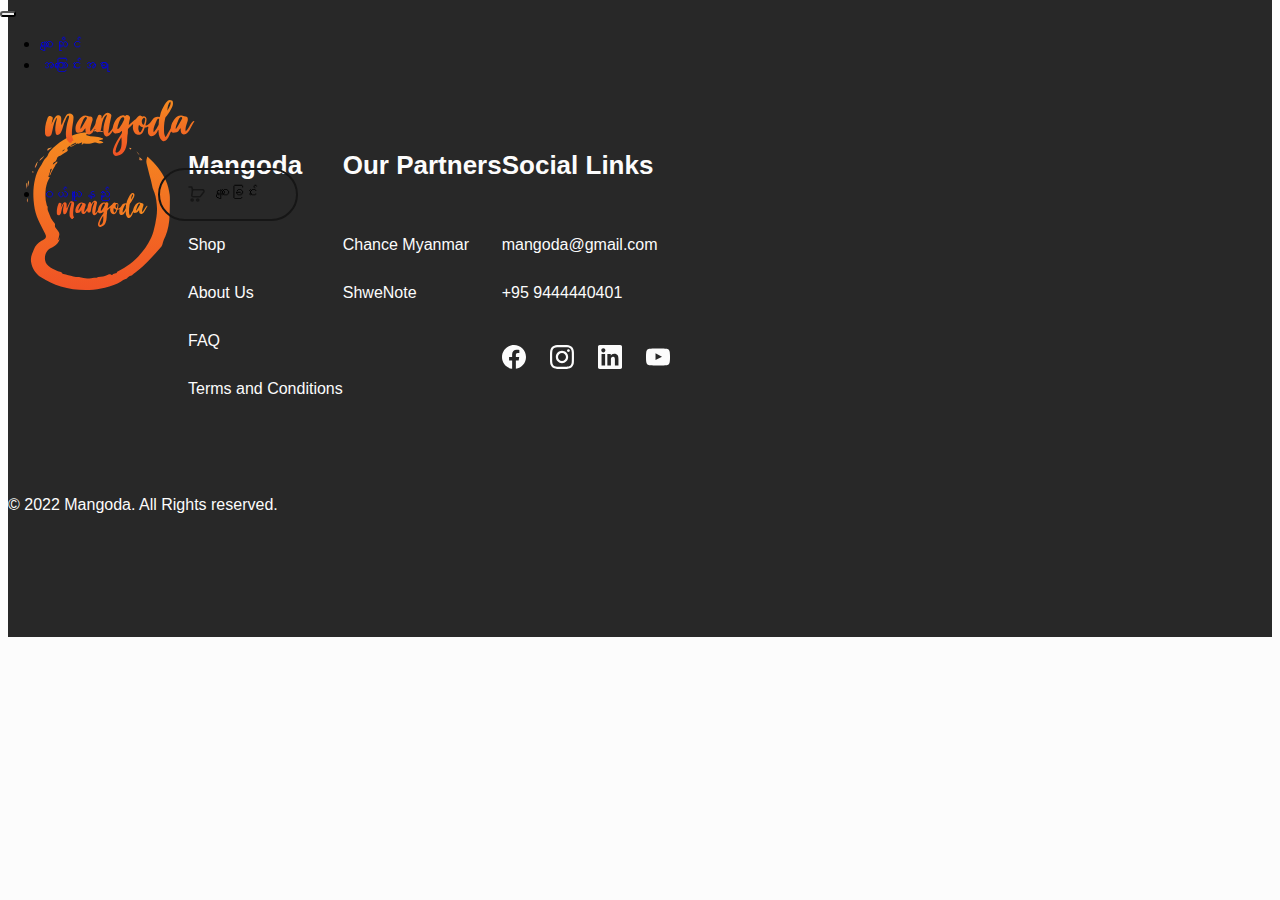
<file: t&c.html>
<!DOCTYPE html>
<html lang="en">
<head>
    <meta charset="UTF-8">
    <meta http-equiv="X-UA-Compatible" content="IE=edge">
    <meta name="viewport" content="width=device-width, initial-scale=1.0">
    <title>Mangoda</title>
    <link rel="stylesheet" href="./css/base.css">
    <link rel="stylesheet" href="./css/shop.css">
    <link rel="apple-touch-icon" sizes="180x180" href="./img/favicon/apple-touch-icon.png">
    <link rel="icon" type="image/png" sizes="32x32" href="./img/favicon/favicon-32x32.png">
    <link rel="icon" type="image/png" sizes="16x16" href="./img/favicon/favicon-16x16.png">
    <link href="https://cdn.jsdelivr.net/npm/bootstrap@5.0.2/dist/css/bootstrap.min.css" rel="stylesheet" integrity="sha384-EVSTQN3/azprG1Anm3QDgpJLIm9Nao0Yz1ztcQTwFspd3yD65VohhpuuCOmLASjC" crossorigin="anonymous">
</head>
<body>
        <!--Navigation Section-->
        <div class="container">
            <nav class="navbar navbar-expand-lg navbar-light ">
                <div class="container-fluid">
                    <button class="navbar-toggler" type="button" data-bs-toggle="collapse" data-bs-target="#navbarSupportedContent" aria-controls="navbarSupportedContent" aria-expanded="false" aria-label="Toggle navigation">
                        <span class="navbar-toggler-icon"></span>
                    </button>
                    <div class="left">
                        <div class="collapse navbar-collapse" id="navbarSupportedContent">
                            <ul class="navbar-nav me-auto mb-2 mb-lg-0">
                                <li class="nav-item">
                                    <a  class="nav-link  mm-txt" aria-current="page" href="./shop.html">စျေးဆိုင်</a>
                                </li>
                                <li class="nav-item">
                                    <a class="nav-link mm-txt" href="./about.html">အကြောင်းအရာ</a>
                                </li>
    
                            </ul>
                        </div>
                    </div>
                    <a class="navbar-brand" href="#">  <img src="./img/logos/logo.svg" alt="logo"></a>
                
                    <div class="right">
                        <div class="d-flex">
                            <ul class="navbar-nav me-auto mb-2 mb-lg-0">
                                <li class="nav-item"> 
                                    <a class="nav-link  mm-txt"  href="./howtopay.html">ဝယ်ယူနည်း</a>
                                </li>
                            </ul>
                            <button class="outline"><img src="./img/icons/cart.svg" alt="icon">စျေးခြင်း</button>
                        </div>
                    </div>
                </div>
            </nav>
        </div>




    <!--Footer Section-->
    <footer>
        <div class="container">
            <div class="footer-contents">
                <div class="footer-links col-md-3">
                    <img src="./img/logos/long-logo.svg" alt="logo">
                </div>
                <div class="footer-links col-md-3">
                    <h3>Mangoda</h3>
                    <ul class="list-unstyled links">
                        <li>
                            <a class="eng-txt white" href="./shop.html" >Shop</a>
                        </li>
                        <li>
                            <a class="eng-txt white" href="./about.html">About Us</a>
                        </li>
                        <li>
                            <a class="eng-txt white" href="">FAQ</a>
                        </li>
                        <li>
                            <a class="eng-txt white" href="t&c.html">Terms and Conditions</a>
                        </li>
                    </ul>
                </div>

                <div class="footer-links col-md-3">
                    <h3>Our Partners</h3>
                    <ul class="list-unstyled links">
                        <li>
                            <a class="eng-txt white" href="https://chancemyanmar.app/" target="_blank">Chance Myanmar</a>
                        </li>
                        <li>
                            <a class="eng-txt white" href="https://www.shwenoteapp.com/" target="_blank">ShweNote</a>
                        </li>                     
                    </ul>
                </div>

                <div class="footer-links col-md-3">
                    <h3>Social Links</h3>
                    <ul class="list-unstyled links">
                        <li>
                            <a class="eng-txt white" href="">mangoda@gmail.com</a>
                        </li>
                        <li>
                            <a class="eng-txt white" href="">+95 9444440401</a>
                        </li>
                    </ul>
                    <div class="social-medias">
                        <ul class="list-unstyled social-links">
                            <li>
                                <a href="">     
                                    <img src="./img/icons/Facebook.svg" alt="Facebook">
                                </a>
                            </li>
                            <li>
                                <a href="">     
                                    <img src="./img/icons/Instagram.svg" alt="Instagram">
                                </a>
                            </li>
                            <li>
                                <a href="">     
                                    <img src="./img/icons/LinkedIn.svg" alt="LinkedIn">
                                </a>
                            </li>
                            <li>
                                <a href="">     
                                    <img src="./img/icons/YouTube.svg" alt="YouTube">
                                </a>
                            </li>
                        </ul>
                    </div>
                </div>     
             
            </div>
            <div class="copyright eng-txt white" >
                © 2022 Mangoda. All Rights reserved.
            </div>
        </div>
    </footer>
</body>
</html>
</file>
<file: css/base.css>
:root{
    --base-whitbg:#FCFCFC;
    --base-charcoal:#282828;
    --base-black:#161616;
    --brand-orange:#FB7B32;
}
@font-face {
    font-family: 'Poppins';
    src: url('./fonts/Poppins.ttf') format('ttf'),
}
@font-face {
    font-family: 'Notosans';
    src: url('./fonts/Notosans-Regular.ttf') format('ttf'),
}
@font-face {
    font-family: 'Notosans-Bold';
    src: url('./fonts/Notosans-Bold.ttf') format('ttf'),
}


body{
    margin-top: auto;
    margin-bottom: auto;
    background-color: var(--base-whitbg) !important;
    box-sizing: border-box !important;
}
.container{
    max-width: 1200px;
}

.container-fluid{
    padding: 0px !important;
}
.navbar{
    height: 96px !important;
    padding-top: 0rem !important;
    padding-bottom: 0rem !important;
    position: fixed;
    top:0;
    left:0;
    z-index: 1;
    gap:48px;
}
a{
    text-decoration: none !important;
    
}
a.fullwidth{
    color:#fff !important;
}
.d-flex {
    gap: 48px;
    display: flex!important;
}
.mm-txt{
    font-family: 'Notosans',sans-serif !important;
    font-size: 14px !important;
    line-height: 150%;
}
.mm-txt.white{
    color: var(--base-whitbg);
}
.mm-txt.black{
    color: var(--base-black);
}
.mm-txt.normal{
    font-weight: 400;
}
.mm-txt.medium{
    line-height: 33.6px;
    font-weight: 500;  
}
.mm-txt.bold{
    font-weight: 600;
}
.eng-txt.medium{
    font-weight: 500;  
}
.eng-txt.bold{
    font-weight: 600;
}
.eng-txt{
    font-family: 'Poppins',sans-serif !important;
    font-size: 16px;
    line-height: 150%;
}
.eng-txt.white{
    color: var(--base-whitbg);
}
.eng-txt.black{
    color: var(--base-black);
}

/*
    List of components in website
        - buttons
        - links

    Main components
        -Header / Navigation
        -Footer

*/

a.nav-link>.mm-txt{
    font-family: 'Notosans-Bold',sans-serif !important;
}


/*Variant Button Components*/
span.totals{
    font-family: 'Notosans',sans-serif !important;
    font-size: 12px !important;
    position: absolute;
    right: -12px;
    top: 0px;
    color: #fff !important;
    background: red;
    width: 24px;
    height: 24px;
    align-items: center;
    justify-content: center;
    display: flex;
    text-align: center;
    border-radius: 50%;
    transform: translate(-50%, -50%);
    border: 2px solid #fff;
}

button{
    border-radius: 32px !important; 
    font-family: 'Notosans',sans-serif !important;
    font-style: normal;
    font-weight: 400;
    font-size: 14px !important;
    line-height: 150%;
}
button.fill{
    display: flex;
    flex-direction: row;
    align-items: flex-start;
    padding: 12px 24px;
    gap: 8px;
    border:none;
    color:var(--base-whitbg);
    background-color: var(--brand-orange);
}
button.outline{
    width: 140px !important;
    display: flex;
    flex-direction: row;
    align-items: flex-start;
    padding: 12px 24px;
    gap: 8px;
    background:none !important;
    border: 2px solid var(--base-black) !important;
}


/**/
.hero{
    margin: 0 auto;
    display: flex;
    justify-content: space-between;
    align-items: center;
    padding-top: 120px;
    padding-bottom: 120px;
    gap:48px;
}
.headline{
    width: 588px;
}
.headline>h2{
    text-align: left;
    margin-bottom: 48px;
}
.hero-image{
    width: 486px;
    height: 486px;
    border-radius: 30px;
    background-color: #000;
}


/*What is mangoda Components*/
.whatis-mangoda{
    display: flex;
    flex-direction: column;
    align-items: center;
    border-radius: 64px;
    background: var(--brand-orange);
    padding: 120px 102px;
    gap:24px;
    margin-top: 48px;
    margin-bottom: 48px;
}

/*Why choose Mangoda?*/
.why{
    margin: 0 auto;
    display: flex;
    justify-content: center;
    align-items: center;
    flex-direction: column;
    padding-top: 120px;
    padding-bottom: 96px;
    gap:48px;
}
.benefits{
    display: flex;
    justify-content: space-between;
    align-items: center;
    gap:24px;
}
.benefit-one,.benefit-two,.benefit-three,.benefit-four{
    margin-bottom: 48px;
}
.benefit-one>h4,.benefit-one>.icon,.benefit-two>h4,.benefit-two>.icon,
.benefit-three>h4,.benefit-three>.icon,.benefit-four>h4,.benefit-four>.icon{
    margin-bottom: 24px;
}
.icon{
    width: 48px;
    height: 48px;
    border-radius: 50%;
    background-color: #F4F4F4;
}
.planner-hero{
width:384px;
height: 700px;
background-color: #000;
border-radius: 32px;
}


/*Daily Planner Packages*/
.products{
    display: flex;
    justify-content: center;
    align-items: center;
    gap:48px;
    margin-top: 48px;
}
.product-card{
    padding: 24px;
    width: 350px;
    display: flex;
    justify-content: center;
    align-items: center;
    flex-direction: column;
    background-color:#fff;
    border-radius: 32px;
    box-shadow: 0px 4px 20px 0px #0000000D;
}
.product-card.active{
    border: 1px solid #FB7B32;
}
.product-card>div.img{
    width: 100%;
    height: 420px;
    background-color: #000;
    border-radius: 16px;
}


/*FAQ Components*/
.FAQ{
    margin: 0 auto;
    display: flex;
    justify-content: center;
    align-items: center;
    flex-direction: column;
    padding-top: 48px;
    padding-bottom: 96px;
    gap:48px;
}
.FAQ>h2,.why>h2,.hero>.headline>h2,.packages>h2{
    font-family: 'Notosans',sans-serif !important;
    font-size: 26px;
    font-weight: 600;
    line-height: 150%;
}
.center{
    text-align: center;
}
.question{
    padding-bottom: 24px !important;
}
.question>h4{
    padding-bottom: 12px;
    font-size: 20px !important;
}
.questions{
    width: 996px;
    margin: 0 auto;
}

/*Partner Components*/
.partner-links{
    border-radius: 30px;
    border: 1px solid var(--base-charcoal);
    display: flex;
    flex-direction: row;
    justify-content: center;
    align-items: center;
    padding: 48px;
    gap: 96px;
    margin-bottom: 175px;
}
.partners{
    width: 752px;
    display: flex;
    justify-content: flex-start;
    align-items: center;
    flex-direction: row;
}
.partner-slang{
    display: flex;
    justify-content: flex-start;
    align-items: center;
}

/*Footer Components*/

footer{
    padding-top:120px;
    padding-bottom:120px;
    display: block;
    /* position: fixed; */
    left:0;
    bottom: 0;
    background-color: var(--base-charcoal);
    width: 100%;
    z-index: -1;
}
.footer-contents{
    display: flex;
    justify-content: flex-start;
    flex-direction: row;
}
.footer-links>h3,.partner-links>h3,.whatis-mangoda>h3{
    font-family: 'Inter',sans-serif;
    font-size: 26px;
    font-weight: 600;
    line-height: 150%;
    color: var(--base-whitbg);
}
ul.list-unstyled{
    margin-top: 48px;
    padding-left: 0;
    list-style: none;
}
ul.list-unstyled>li{
    padding-bottom: 24px;
}
ul.list-unstyled>li>a{
    text-decoration: none;
}
.social-links{
    margin-top:0rem !important;
    display: flex;
    justify-content: flex-start;
    align-items: center;
    flex-direction: row !important;
    gap:24px;
}
.copyright{
    margin-top: 52px;
}

.packages{
    margin-top: 48px;
    margin-bottom: 96px !important;
}

.product-card>div.img
{
    margin-bottom: 24px;
}

.product-card>h4{
    margin-bottom: 16px;
}
.product-card>p{
    margin-bottom: 48px !important;
}

button.fill.fullwidth{
    justify-content: center;
    text-align: center;
    width: 100% !important;
}

button.fill.fullwidth.disabled{
    opacity: 10 !important;
    background-color: #fb7b324d;
}
</file>
<file: css/about.css>
/*About Section */
.About{
    max-width: 996px;
    margin: 0 auto;
    display: flex;
    justify-content: center;
    align-items: center;
    flex-direction: column;
    padding: 96px 102px;
    gap:96px;
}
.About>h2{
    font-family: 'Notosans',sans-serif !important;
    font-size: 26px;
    font-weight: 600;
    line-height: 150%;
}
.center{
    text-align: center;
}
.about-description{
padding-bottom: 24px !important;
}

.about-description>p.mm-txt{
    font-size: 16px !important;
    line-height: 33.6px !important;
}
</file>
<file: css/checkout.css>
body{
    /* Mangoda Gradient */
    background-image: linear-gradient(0deg, #F05225 0%,
    #F58B20 100%);
    background-size: cover;
    background-repeat: no-repeat;
    width:100%;
    height: 100vh !important;
    overflow: hidden !important;
    padding-top:24px;
    padding-bottom: 24px;
    padding-left: 60px;
    padding-right: 60px;
}
a.back-btn{
    font-family: 'Poppins',sans-serif !important;
    color:var(--brand-orange);
    font-weight: bold;
    font-size: 14px !important;
    margin-bottom: 32px;
}
.checkout-form{
    width: 100%;
    height: 100%;
    /* height: 828px !important; */
    background: #FFFFFF;
    border-radius: 32px;
}
label{
    font-family: 'Notosans-Bold',sans-serif !important;
    font-size: 14px !important;
}
input.form-control{
    font-family: 'Notosans-Bold',sans-serif !important;
    max-height: 36px;
    font-size: 14px !important;
}
.btn-pay{
    margin-top: 32px !important;
}
.checkout{
    width: 100%;
    height: 100%;
    display: flex;
    justify-content: space-between;
    align-items: center;
}
.checkout-data,.checkout-details{
    padding-top:32px ;
    padding-bottom:32px;
    padding-left: 60px;
    padding-right: 60px;
    width: 50%;
    height: 100%;
    border-top-left-radius: 0px;
    border-bottom-left-radius: 0px;
    border-top-right-radius: 32px;
    border-bottom-right-radius: 32px;
    /* display: flex;
    justify-content: flex-start;
    /* align-items: center; */
    flex-direction: row;
    flex-wrap: wrap; 

}
.checkout-details{
    background: #F7F7F7;

}

.cart-items,.items-totals{
    display: flex;
    justify-content: space-between;
    gap: 24px !important;
    /* width: 380px; */
    padding-bottom: 24px;
    border-bottom: 1px solid #D6D6D6 !important;
}
div.cart-items>img{
    width: 72px;
height: 80px;

background: #FFFFFF;
border-radius: 8px;
}
.cart-iteminfo{
    display: flex;
    flex-direction: column;
}
</file>
<file: css/howtopay.css>
/*How to buy with mobile/computer*/
.Videos{
    display: flex;
    justify-content: center;
    align-items: center;
    flex-direction: column;
    gap:96px;
    margin-top:96px;
    margin-bottom: 192px;
}
.Videos>h2{
    font-family: 'Notosans',sans-serif !important;
    font-size: 26px;
    font-weight: 600;
    line-height: 150%;

}
.Mobile,.Computer{
    width:100% !important;
}
.Mobile>button.fill,.Computer>button.fill{
    margin-bottom: 48px;
}
.youtube-video{
    height: 675px;
    width: 100%;
    border-radius: 32px;
    background-color: #000;
}
</file>
<file: css/product-details.css>
.product-details,.benefits{
    padding: 120px;
    gap: 122px;
    /* background-color: #ddd; */
    display: flex;
}

.benefits,.reviews{
    gap: 32px;
    display: flex;
    justify-content: space-between;
    align-items: flex-start;
    padding: 48px 120px;
    flex-wrap: wrap;
    margin-top: 48px;
    margin-bottom: 48px;
}

.benefit-section,.review-slides{
    display: flex;
    justify-content: space-between;
    align-items: center;
    gap: 24px;
}



.product-images{
    display: flex;
    flex-direction: column;
    justify-content: flex-start;
    align-items: flex-start;
    gap:32px;
}

.product-hero>img{
    width: 100%;
    height: auto;
    border-radius: 16px;  
}
.product-thumbnails{
    display: flex;
    justify-content: space-between;
    align-items: center;
    gap:12px;
}

.product-thumbnails>div{
    height: 97.5px;
    width: 78px;
    border-radius: 8px;
    /* background: #F4F4F4; */
}
.thumbnial-one,.thumbnial-two,.thumbnial-three,.thumbnial-four,.thumbnial-five{
    background-image: url(../img/heros/planner.jpg);
    background-size: cover;
    background-position: center;
}
.product-price{
    display: flex;
    justify-content: flex-start;
    flex-direction: column;
    gap:8px;
}

button.fill.fullwidth{
    width: 100%;
    text-align: center !important;
    display: flex;
    justify-content: center;
    align-items: center;
}

button.fill{

    width: 180px;
    text-align: center;
    display: flex;
    justify-content: center;
    align-items: center;
}



.product-items{
    margin-bottom: 24px;
}
.custom-dropdown{
    cursor: pointer !important;
    width: 180px !important;
    border-radius: 32px !important;
    border: 1px solid #282828 !important;
    font-family: 'Poppins',sans-serif !important;
}

.product-descriptions{
    display: flex;
    justify-content: flex-start;
    align-items: center;
    flex-direction: column;
    /* gap:4px;
    margin-bottom: 8px !important; */
}
img.list-icon{
    margin-right: 8px;
}

h4.bold{
    font-size: 24px !important;
}

.benefit-one,.benefit-two,.benefit-three,.benefit-four,.benefit-four{
height: 395px;
    background: #FFFFFF;
    border-radius: 16px;
    padding: 24px;
box-shadow: 0px 4px 20px rgba(0, 0, 0, 0.05);
}

h4.mm-txt.bold{
    font-size: 18px !important;
}

div>.benefit-one.active{
    border: 1px solid var(--brand-orange);




}


.review{
    background: #F4F4F4;
    height: 360px;width: 368px;

border-radius: 32px;

}

.guide{
    background: #F4F4F4;
    height: 720px;width: 100%;

border-radius: 32px;

}
</file>
<file: css/shop.css>
/*Porduct Shop Section*/
.packages{
    margin-top: 48px;
    margin-bottom: 96px !important;
}

button.fill.fullwidth{
    justify-content: center;
    text-align: center;
    width: 100% !important;
}

button.fill.fullwidth.disabled{
    opacity: 10 !important;
    background-color: #fb7b324d;
}

.product-card{
    position: relative;
}

.product-card>div.img
{
    margin-bottom: 24px;
}

.product-card>h4{
    margin-bottom: 16px;
}
.product-card>p{
    margin-bottom: 48px !important;
}

.product-card>.badge-icon
{
    position: absolute;
    top: 0px;
    right: 0px;
}
</file>
